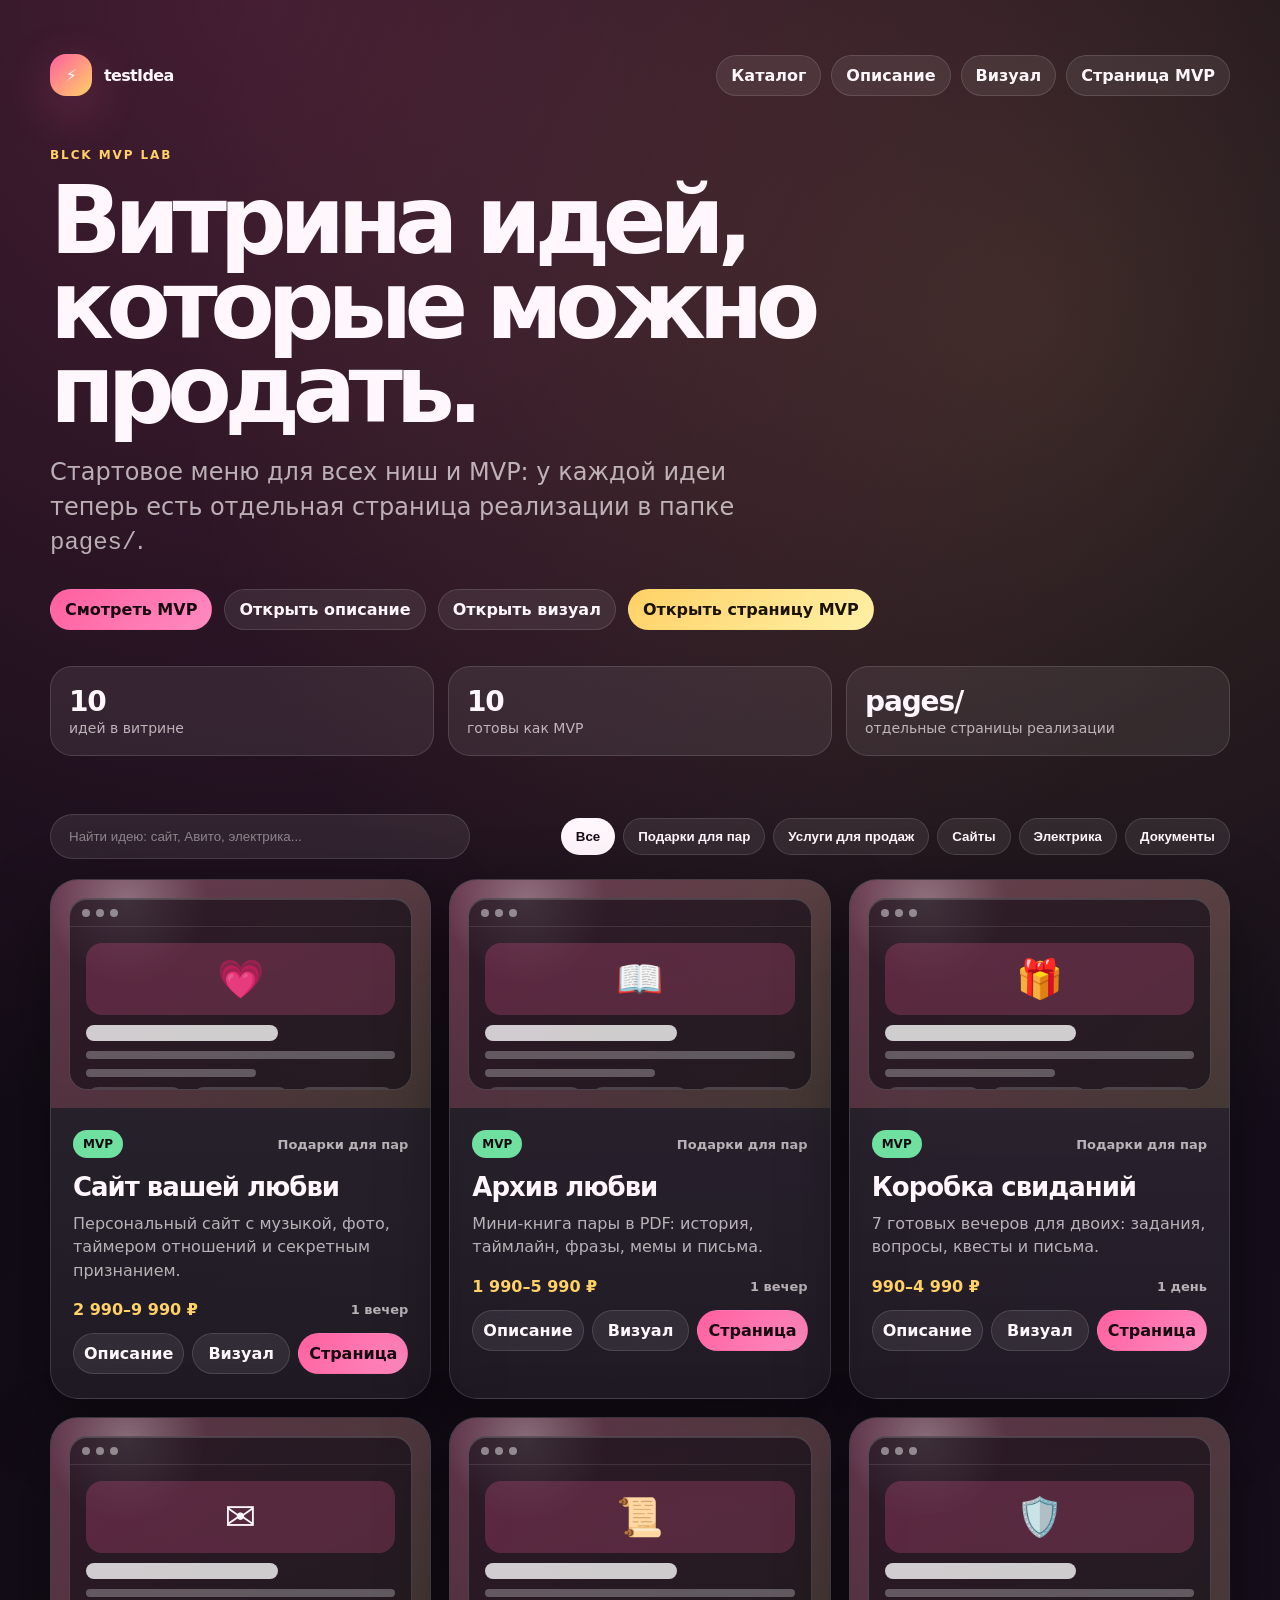
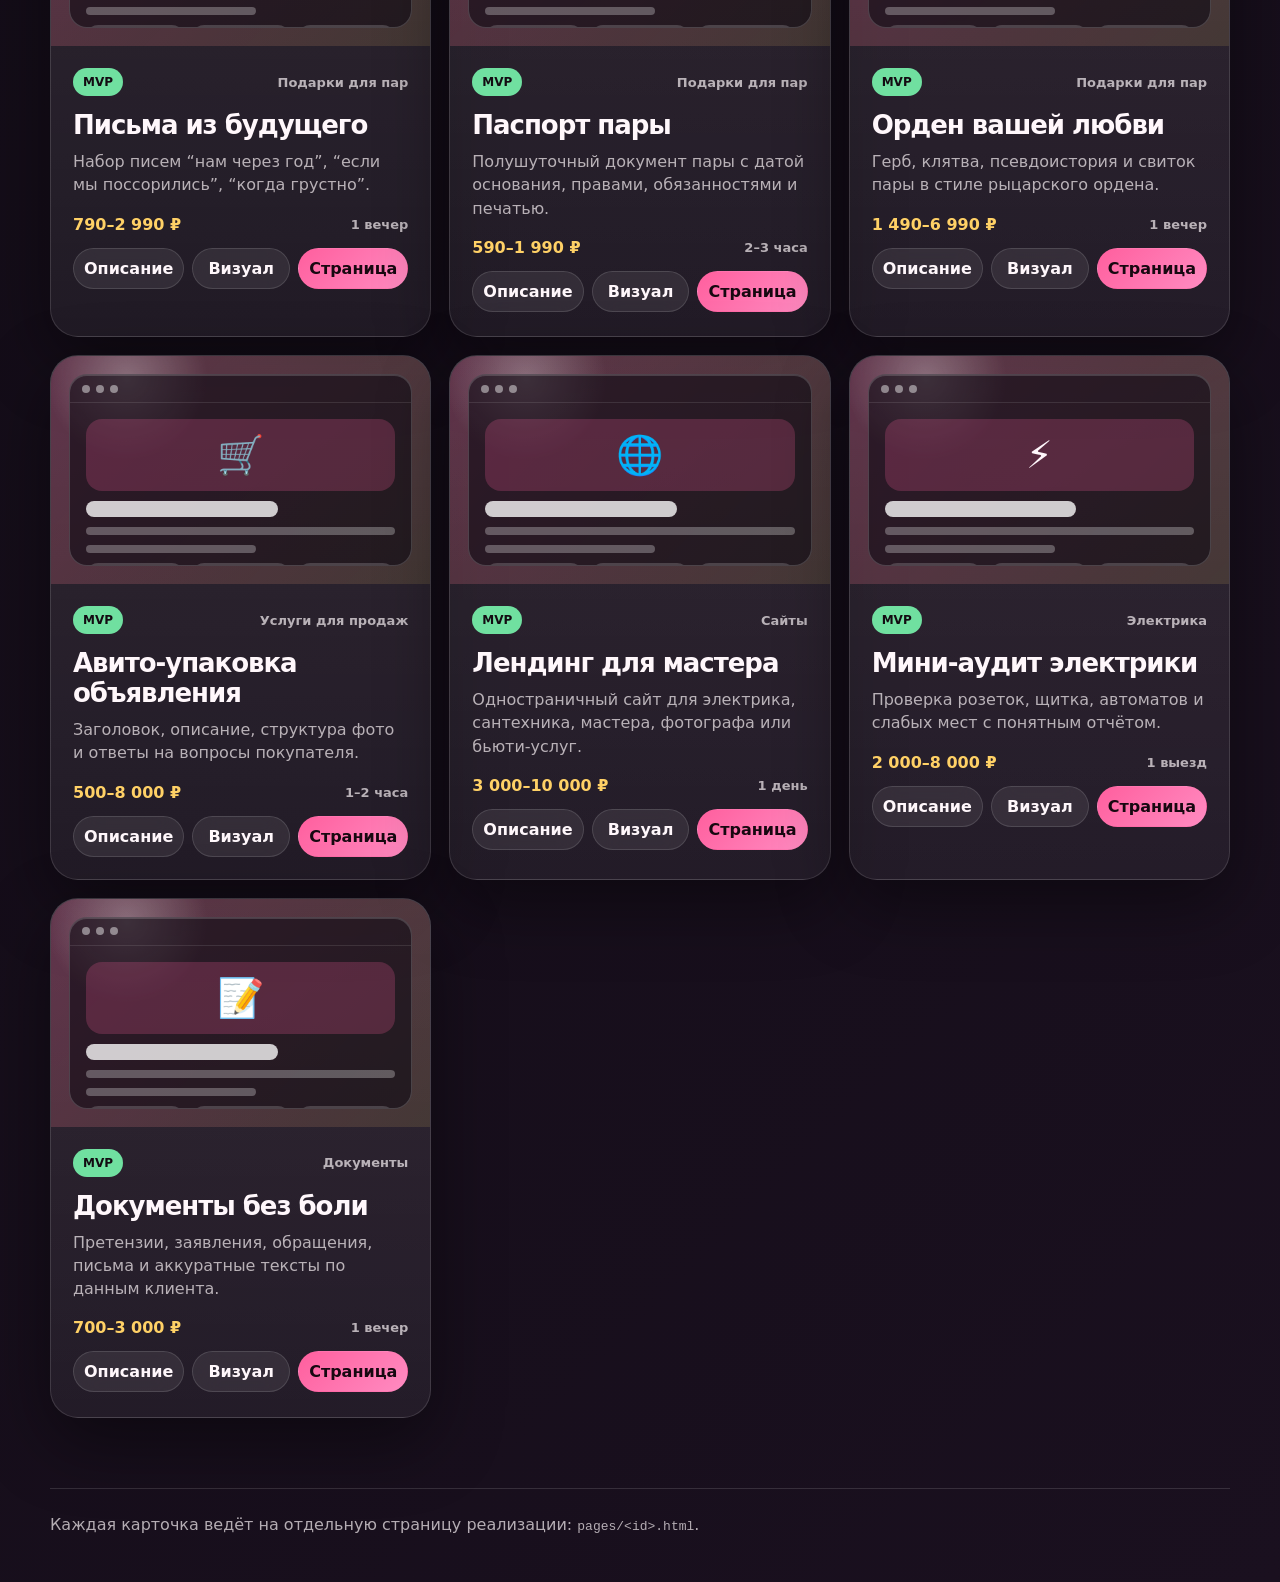
<file: index.html>
<!doctype html>
<html lang="ru">
<head>
  <meta charset="utf-8" />
  <meta name="viewport" content="width=device-width, initial-scale=1" />
  <title>testIdea — витрина MVP</title>
  <meta name="description" content="Каталог MVP-идей: подарки для пар, Авито-услуги, лендинги, электрика и документы." />
  <link rel="stylesheet" href="assets/style.css" />
  <style>
    .card-actions { display: grid; grid-template-columns: repeat(3, 1fr); gap: 8px; width: 100%; }
    .card-actions .btn { width: 100%; padding-left: 10px; padding-right: 10px; }
    @media (max-width: 560px) { .card-actions { grid-template-columns: 1fr; } }
  </style>
</head>
<body>
  <main class="page">
    <section class="hero">
      <nav class="nav">
        <a class="logo" href="index.html" aria-label="testIdea home"><span class="logo-mark">⚡</span><span>testIdea</span></a>
        <div class="nav-links">
          <a href="#catalog">Каталог</a>
          <a href="mvp.html?id=love-site">Описание</a>
          <a href="visual.html?id=love-site">Визуал</a>
          <a href="pages/love-site.html">Страница MVP</a>
        </div>
      </nav>

      <span class="kicker">BLCK MVP LAB</span>
      <h1>Витрина идей, которые можно продать.</h1>
      <p class="lead">Стартовое меню для всех ниш и MVP: у каждой идеи теперь есть отдельная страница реализации в папке <code>pages/</code>.</p>

      <div class="hero-actions">
        <a class="btn primary" href="#catalog">Смотреть MVP</a>
        <a class="btn" href="mvp.html?id=love-site">Открыть описание</a>
        <a class="btn" href="visual.html?id=love-site">Открыть визуал</a>
        <a class="btn gold" href="pages/love-site.html">Открыть страницу MVP</a>
      </div>

      <div class="stats" id="stats">
        <div class="stat"><strong id="stat-count">0</strong><span>идей в витрине</span></div>
        <div class="stat"><strong id="stat-mvp">0</strong><span>готовы как MVP</span></div>
        <div class="stat"><strong>pages/</strong><span>отдельные страницы реализации</span></div>
      </div>
    </section>

    <section id="catalog">
      <div class="toolbar">
        <input class="search" id="search" type="search" placeholder="Найти идею: сайт, Авито, электрика..." />
        <div class="filters" id="filters"></div>
      </div>
      <div class="grid" id="grid"></div>
      <div class="empty" id="empty">Ничего не найдено. Попробуй другой запрос или категорию.</div>
    </section>

    <footer class="footer-note">Каждая карточка ведёт на отдельную страницу реализации: <code>pages/&lt;id&gt;.html</code>.</footer>
  </main>

  <script src="data/ideas.js"></script>
  <script>
    const grid = document.querySelector('#grid');
    const filters = document.querySelector('#filters');
    const search = document.querySelector('#search');
    const empty = document.querySelector('#empty');
    const ideas = window.IDEAS || [];
    let activeCategory = 'Все';
    const categories = ['Все', ...new Set(ideas.map(item => item.category))];
    document.querySelector('#stat-count').textContent = ideas.length;
    document.querySelector('#stat-mvp').textContent = ideas.filter(item => item.status === 'MVP').length;

    function previewIcon(type) {
      const icons = { romantic:'💗', book:'📖', box:'🎁', letters:'✉️', passport:'📜', order:'🛡️', market:'🛒', landing:'🌐', electric:'⚡', docs:'📝' };
      return icons[type] || '✨';
    }
    function pageLink(item) { return `pages/${item.id}.html`; }
    function makePreview(item) {
      return `<div class="preview"><div class="browser"><div class="browser-top"><i></i><i></i><i></i></div><div class="mock"><div class="mock-heart">${previewIcon(item.visual)}</div><div class="mock-title"></div><div class="mock-line"></div><div class="mock-line short"></div><div class="mock-row"><div class="mock-box"></div><div class="mock-box"></div><div class="mock-box"></div></div></div></div></div>`;
    }
    function card(item) {
      return `<article class="card">${makePreview(item)}<div class="card-body"><div class="card-meta"><span class="badge">${item.status}</span><span class="category">${item.category}</span></div><h2>${item.title}</h2><p>${item.tagline}</p><div class="card-footer" style="display:block;"><div style="display:flex; justify-content:space-between; gap:10px; align-items:center; margin-bottom:14px;"><span class="price">${item.price}</span><span class="category">${item.time}</span></div><div class="card-actions"><a class="btn" href="mvp.html?id=${item.id}">Описание</a><a class="btn" href="visual.html?id=${item.id}">Визуал</a><a class="btn primary" href="${pageLink(item)}">Страница</a></div></div></div></article>`;
    }
    function renderFilters() {
      filters.innerHTML = categories.map(cat => `<button class="filter ${cat === activeCategory ? 'active' : ''}" data-category="${cat}">${cat}</button>`).join('');
      filters.querySelectorAll('button').forEach(btn => btn.addEventListener('click', () => { activeCategory = btn.dataset.category; renderFilters(); renderGrid(); }));
    }
    function renderGrid() {
      const query = search.value.trim().toLowerCase();
      const filtered = ideas.filter(item => {
        const byCategory = activeCategory === 'Все' || item.category === activeCategory;
        const text = [item.title, item.category, item.tagline, item.hook, ...(item.includes || [])].join(' ').toLowerCase();
        return byCategory && text.includes(query);
      });
      grid.innerHTML = filtered.map(card).join('');
      empty.style.display = filtered.length ? 'none' : 'block';
    }
    search.addEventListener('input', renderGrid);
    renderFilters();
    renderGrid();
  </script>
</body>
</html>
</file>
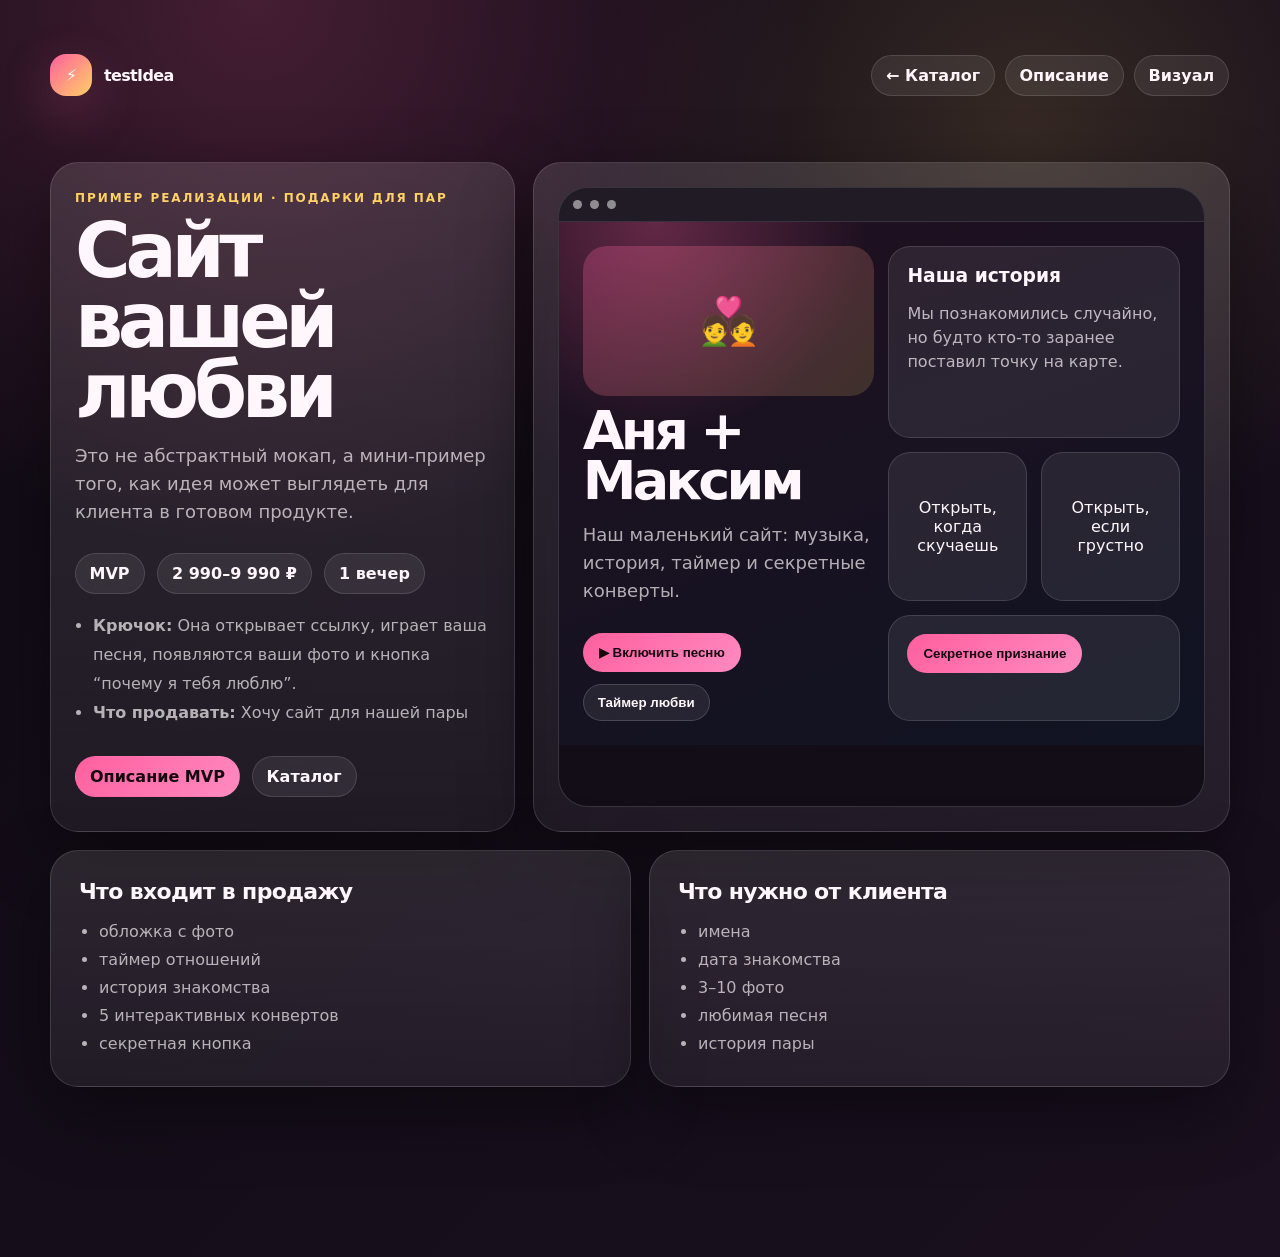
<file: demo.html>
<!doctype html>
<html lang="ru">
<head>
  <meta charset="utf-8" />
  <meta name="viewport" content="width=device-width, initial-scale=1" />
  <title>Пример реализации — testIdea</title>
  <meta name="description" content="Живой пример реализации идеи из каталога testIdea." />
  <link rel="stylesheet" href="assets/style.css" />
  <style>
    .demo-wrap{padding:18px 0 70px}.demo-top{display:grid;grid-template-columns:.8fr 1.2fr;gap:18px;margin-bottom:18px}.demo-card{border:1px solid var(--line);border-radius:var(--radius);background:linear-gradient(180deg,rgba(255,255,255,.12),rgba(255,255,255,.055));box-shadow:var(--shadow);padding:24px;overflow:hidden}.demo-title{font-size:clamp(34px,6vw,76px);line-height:.92;letter-spacing:-.07em;margin:10px 0 16px}.demo-sub{font-size:18px;line-height:1.55;color:var(--muted);margin:0}.demo-stage{min-height:620px;border-radius:30px;border:1px solid rgba(255,255,255,.16);background:#120d17;overflow:hidden}.demo-browser{height:34px;display:flex;align-items:center;gap:8px;padding:0 14px;background:rgba(255,255,255,.06);border-bottom:1px solid rgba(255,255,255,.1)}.demo-dot{width:9px;height:9px;border-radius:50%;background:rgba(255,255,255,.5)}.demo-body{padding:24px}.demo-grid{display:grid;gap:14px}.demo-grid.two{grid-template-columns:repeat(2,1fr)}.demo-grid.three{grid-template-columns:repeat(3,1fr)}.demo-box{border:1px solid rgba(255,255,255,.13);background:rgba(255,255,255,.08);border-radius:22px;padding:18px}.demo-box h3,.demo-box h4{margin:0 0 10px}.demo-box p,.small{color:rgba(255,247,251,.7);line-height:1.5}.mock-photo{min-height:150px;border-radius:24px;background:linear-gradient(135deg,rgba(255,95,158,.28),rgba(255,209,102,.16));display:grid;place-items:center;font-size:46px}.demo-btn{border:0;border-radius:999px;padding:12px 16px;font-weight:900;cursor:pointer;background:linear-gradient(135deg,var(--accent),#ff8bc1);color:#170810}.ghost-btn{border:1px solid rgba(255,255,255,.16);background:rgba(255,255,255,.08);color:var(--text);border-radius:999px;padding:10px 14px;font-weight:800}.doc-paper{background:#fff;color:#17121a;border-radius:18px;padding:26px;box-shadow:0 24px 60px rgba(0,0,0,.34)}.doc-paper h3,.doc-paper h4{color:#17121a}.doc-paper p,.doc-paper li{color:#3d3542}.doc-line{height:9px;background:rgba(0,0,0,.12);border-radius:999px;margin:9px 0}.seal{width:88px;height:88px;border-radius:50%;border:3px double rgba(255,95,158,.85);display:grid;place-items:center;color:#ff5f9e;font-weight:900}.avatar{width:74px;height:74px;border-radius:20px;background:rgba(255,255,255,.12);display:grid;place-items:center;font-size:34px}.price-tag{color:var(--accent-2);font-size:28px;font-weight:900}.side-list{margin:18px 0 0;padding-left:18px;color:var(--muted);line-height:1.8}.envelope{min-height:120px;display:grid;place-items:center;text-align:center;cursor:pointer;transition:.2s}.envelope:hover{transform:translateY(-3px);background:rgba(255,255,255,.13)}.revealed{background:rgba(255,95,158,.15)}.kanban{display:grid;grid-template-columns:repeat(3,1fr);gap:12px}.task{border-radius:16px;background:rgba(255,255,255,.09);padding:12px;margin-top:10px}.check{display:flex;gap:10px;align-items:flex-start;margin:10px 0;color:rgba(255,247,251,.75)}.check input{margin-top:4px}@media(max-width:960px){.demo-top,.demo-grid.two,.demo-grid.three,.kanban{grid-template-columns:1fr}.demo-stage{min-height:auto}}
  </style>
</head>
<body>
  <main class="page">
    <section class="hero">
      <nav class="nav">
        <a class="logo" href="index.html"><span class="logo-mark">⚡</span><span>testIdea</span></a>
        <div class="nav-links"><a href="index.html#catalog">← Каталог</a><a id="mvp-link" href="mvp.html">Описание</a><a id="visual-link" href="visual.html">Визуал</a></div>
      </nav>
      <div id="root"></div>
    </section>
  </main>

  <script src="data/ideas.js"></script>
  <script>
    const params=new URLSearchParams(location.search);const id=params.get('id')||'love-site';const ideas=window.IDEAS||[];const item=ideas.find(x=>x.id===id)||ideas[0];
    document.querySelector('#mvp-link').href=`mvp.html?id=${item.id}`;document.querySelector('#visual-link').href=`visual.html?id=${item.id}`;document.title=`${item.title} — пример реализации`;
    const root=document.querySelector('#root');
    const chip=t=>`<span class="chip">${t}</span>`;
    const list=a=>(a||[]).slice(0,5).map(x=>`<li>${x}</li>`).join('');

    function loveSite(){return `<div class="demo-stage"><div class="demo-browser"><span class="demo-dot"></span><span class="demo-dot"></span><span class="demo-dot"></span></div><div class="demo-body" style="background:radial-gradient(circle at 15% 0%,rgba(255,95,158,.3),transparent 28%),linear-gradient(160deg,#201020,#101422)"><div class="demo-grid two"><div><div class="mock-photo">💑</div><h2 class="demo-title" style="font-size:54px">Аня + Максим</h2><p class="demo-sub">Наш маленький сайт: музыка, история, таймер и секретные конверты.</p><div class="hero-actions"><button class="demo-btn" onclick="alert('Играет ваша песня 🎵')">▶ Включить песню</button><button class="ghost-btn" onclick="alert('Вы вместе 486 дней 💗')">Таймер любви</button></div></div><div class="demo-grid"><div class="demo-box"><h3>Наша история</h3><p>Мы познакомились случайно, но будто кто-то заранее поставил точку на карте.</p></div><div class="demo-grid two"><div class="demo-box envelope" onclick="this.classList.toggle('revealed');this.innerHTML='Я люблю, как ты смеёшься даже в самый странный день 💗'">Открыть, когда скучаешь</div><div class="demo-box envelope" onclick="this.classList.toggle('revealed');this.innerHTML='Я выбираю тебя не потому что легко, а потому что настоящее.'">Открыть, если грустно</div></div><div class="demo-box"><button class="demo-btn" onclick="alert('Секрет: ты мой дом.')">Секретное признание</button></div></div></div></div></div>`}
    function archive(){return `<div class="demo-stage"><div class="demo-browser"><span class="demo-dot"></span><span class="demo-dot"></span><span class="demo-dot"></span></div><div class="demo-body"><div class="demo-grid two"><div class="doc-paper"><h3>Архив любви</h3><p>Глава 1. Как всё началось</p><div class="doc-line" style="width:90%"></div><div class="doc-line" style="width:74%"></div><div class="mock-photo">📷</div></div><div class="doc-paper"><h3>Таймлайн</h3><ul><li>Первое сообщение</li><li>Первое свидание</li><li>Самая смешная ссора</li><li>Наша фраза года</li></ul><h4>10 причин, почему мы не случайность</h4><div class="doc-line"></div><div class="doc-line" style="width:70%"></div></div></div></div></div>`}
    function dateBox(){return `<div class="demo-stage"><div class="demo-browser"><span class="demo-dot"></span><span class="demo-dot"></span><span class="demo-dot"></span></div><div class="demo-body"><h2 class="demo-title" style="font-size:48px">7 вечеров для двоих</h2><div class="demo-grid three">${['Кино без телефонов','Кулинарный батл','Квест по квартире','Письмо в будущее','Вечер вопросов','Свидание вслепую'].map(x=>`<div class="demo-box envelope" onclick="this.classList.toggle('revealed')"><h4>${x}</h4><p>Открыть карточку и выполнить сценарий вечера.</p></div>`).join('')}</div></div></div>`}
    function letters(){return `<div class="demo-stage"><div class="demo-browser"><span class="demo-dot"></span><span class="demo-dot"></span><span class="demo-dot"></span></div><div class="demo-body"><h2 class="demo-title" style="font-size:48px">Письма из будущего</h2><div class="demo-grid two">${['Нам через 1 год','Если мы поссорились','Когда тебе грустно','Почему я выбираю тебя'].map((x,i)=>`<div class="demo-box envelope" onclick="this.classList.add('revealed');this.innerHTML='<h4>${x}</h4><p>Даже если день сложный, я всё равно на твоей стороне. Это письмо создано, чтобы вернуть тепло.</p>'"><h4>✉️ ${x}</h4><p>Нажми, чтобы открыть письмо.</p></div>`).join('')}</div></div></div>`}
    function passport(){return `<div class="demo-stage"><div class="demo-browser"><span class="demo-dot"></span><span class="demo-dot"></span><span class="demo-dot"></span></div><div class="demo-body"><div class="doc-paper"><div style="display:flex;justify-content:space-between;gap:18px"><div><h3>ПАСПОРТ ПАРЫ</h3><p>Серия LOVE № 0001</p></div><div class="seal">LOVE</div></div><hr><p><b>Граждане отношений:</b> Аня и Максим</p><p><b>Дата основания:</b> 14.02.2026</p><p><b>Особые приметы:</b> шутят одинаково странно, мирятся через чай, спорят о фильмах.</p><p><b>Права:</b> обнимать без предупреждения, воровать худи, включать любимую песню.</p><p><b>Обязанности:</b> беречь, слышать, выбирать друг друга.</p></div></div></div>`}
    function order(){return `<div class="demo-stage"><div class="demo-browser"><span class="demo-dot"></span><span class="demo-dot"></span><span class="demo-dot"></span></div><div class="demo-body" style="background:linear-gradient(160deg,#20170e,#15101c)"><div class="doc-paper" style="background:#f7ead0"><div style="text-align:center"><div style="font-size:78px">🛡️</div><h3>Орден Двух Сердец</h3><p>Свиток основания личного союза</p></div><p>В день, когда два пути пересеклись, был основан малый орден верности, смеха и памяти.</p><p><b>Клятва:</b> создавать, защищать и оставаться людьми даже в трудные дни.</p></div></div></div>`}
    function avito(){return `<div class="demo-stage"><div class="demo-browser"><span class="demo-dot"></span><span class="demo-dot"></span><span class="demo-dot"></span></div><div class="demo-body"><div class="demo-grid two"><div class="mock-photo">📦</div><div><h2>iPhone 12 128GB — аккуратный, полный комплект</h2><div class="price-tag">24 900 ₽</div><p class="small">Упакованное объявление: понятный заголовок, честное состояние, структура фото и ответы на вопросы.</p><div class="demo-box"><h4>Почему стоит купить</h4><ul><li>Без скрытых дефектов</li><li>Фото всех сторон</li><li>Готов к проверке при встрече</li></ul></div></div></div></div></div>`}
    function landing(){return `<div class="demo-stage"><div class="demo-browser"><span class="demo-dot"></span><span class="demo-dot"></span><span class="demo-dot"></span></div><div class="demo-body"><section class="demo-box"><h2 class="demo-title" style="font-size:52px">Электрик в Твери за 1 день</h2><p class="demo-sub">Розетки, свет, щиток, диагностика. Приеду, объясню, сделаю аккуратно.</p><button class="demo-btn">Написать мастеру</button></section><div class="demo-grid three"><div class="demo-box"><h4>Услуги</h4><p>Замена розеток, автоматов, светильников</p></div><div class="demo-box"><h4>Цены</h4><p>от 900 ₽</p></div><div class="demo-box"><h4>Отзывы</h4><p>“Быстро и без лишних слов”</p></div></div></div></div>`}
    function electric(){return `<div class="demo-stage"><div class="demo-browser"><span class="demo-dot"></span><span class="demo-dot"></span><span class="demo-dot"></span></div><div class="demo-body"><div class="doc-paper"><h3>Отчёт мини-аудита электрики</h3><p><b>Объект:</b> квартира, 2 комнаты</p><ul><li>Щиток: требуется маркировка линий</li><li>Розетка кухни: есть нагрев под нагрузкой</li><li>Ванная: проверить УЗО</li></ul><h4>Приоритет работ</h4><ol><li>Заменить проблемную розетку</li><li>Подписать автоматы</li><li>Проверить защиту ванной</li></ol></div></div></div>`}
    function docs(){return `<div class="demo-stage"><div class="demo-browser"><span class="demo-dot"></span><span class="demo-dot"></span><span class="demo-dot"></span></div><div class="demo-body"><div class="doc-paper"><p style="text-align:right">Кому: Управляющей компании<br>От: Иванова И.И.</p><h3>Заявление</h3><p>Прошу провести проверку и устранить неисправность, связанную с регулярным отключением электропитания в квартире.</p><p><b>Обстоятельства:</b> проблема повторяется с 10.06.2026, зафиксированы обращения и фотографии.</p><p><b>Прошу:</b> провести осмотр, составить акт и сообщить срок устранения.</p><p>Приложения: фото, переписка, квитанции.</p></div></div></div>`}
    const renderers={
      'love-site':loveSite,'love-archive':archive,'date-box':dateBox,'future-letters':letters,'couple-passport':passport,'love-order':order,'avito-pack':avito,'master-landing':landing,'electrician-audit':electric,'document-helper':docs
    };
    const demo=(renderers[item.id]||loveSite)();
    root.innerHTML=`<div class="demo-wrap"><div class="demo-top"><div class="demo-card"><span class="kicker">Пример реализации · ${item.category}</span><h1 class="demo-title">${item.title}</h1><p class="demo-sub">Это не абстрактный мокап, а мини-пример того, как идея может выглядеть для клиента в готовом продукте.</p><div class="hero-actions">${chip(item.status)}${chip(item.price)}${chip(item.time)}</div><ul class="side-list"><li><b>Крючок:</b> ${item.hook}</li><li><b>Что продавать:</b> ${item.cta}</li></ul><div class="hero-actions"><a class="btn primary" href="mvp.html?id=${item.id}">Описание MVP</a><a class="btn" href="index.html#catalog">Каталог</a></div></div><div class="demo-card">${demo}</div></div><section class="sections"><article class="panel section"><h3>Что входит в продажу</h3><ul>${list(item.includes)}</ul></article><article class="panel section"><h3>Что нужно от клиента</h3><ul>${list(item.clientData)}</ul></article></section></div>`;
  </script>
</body>
</html>
</file>
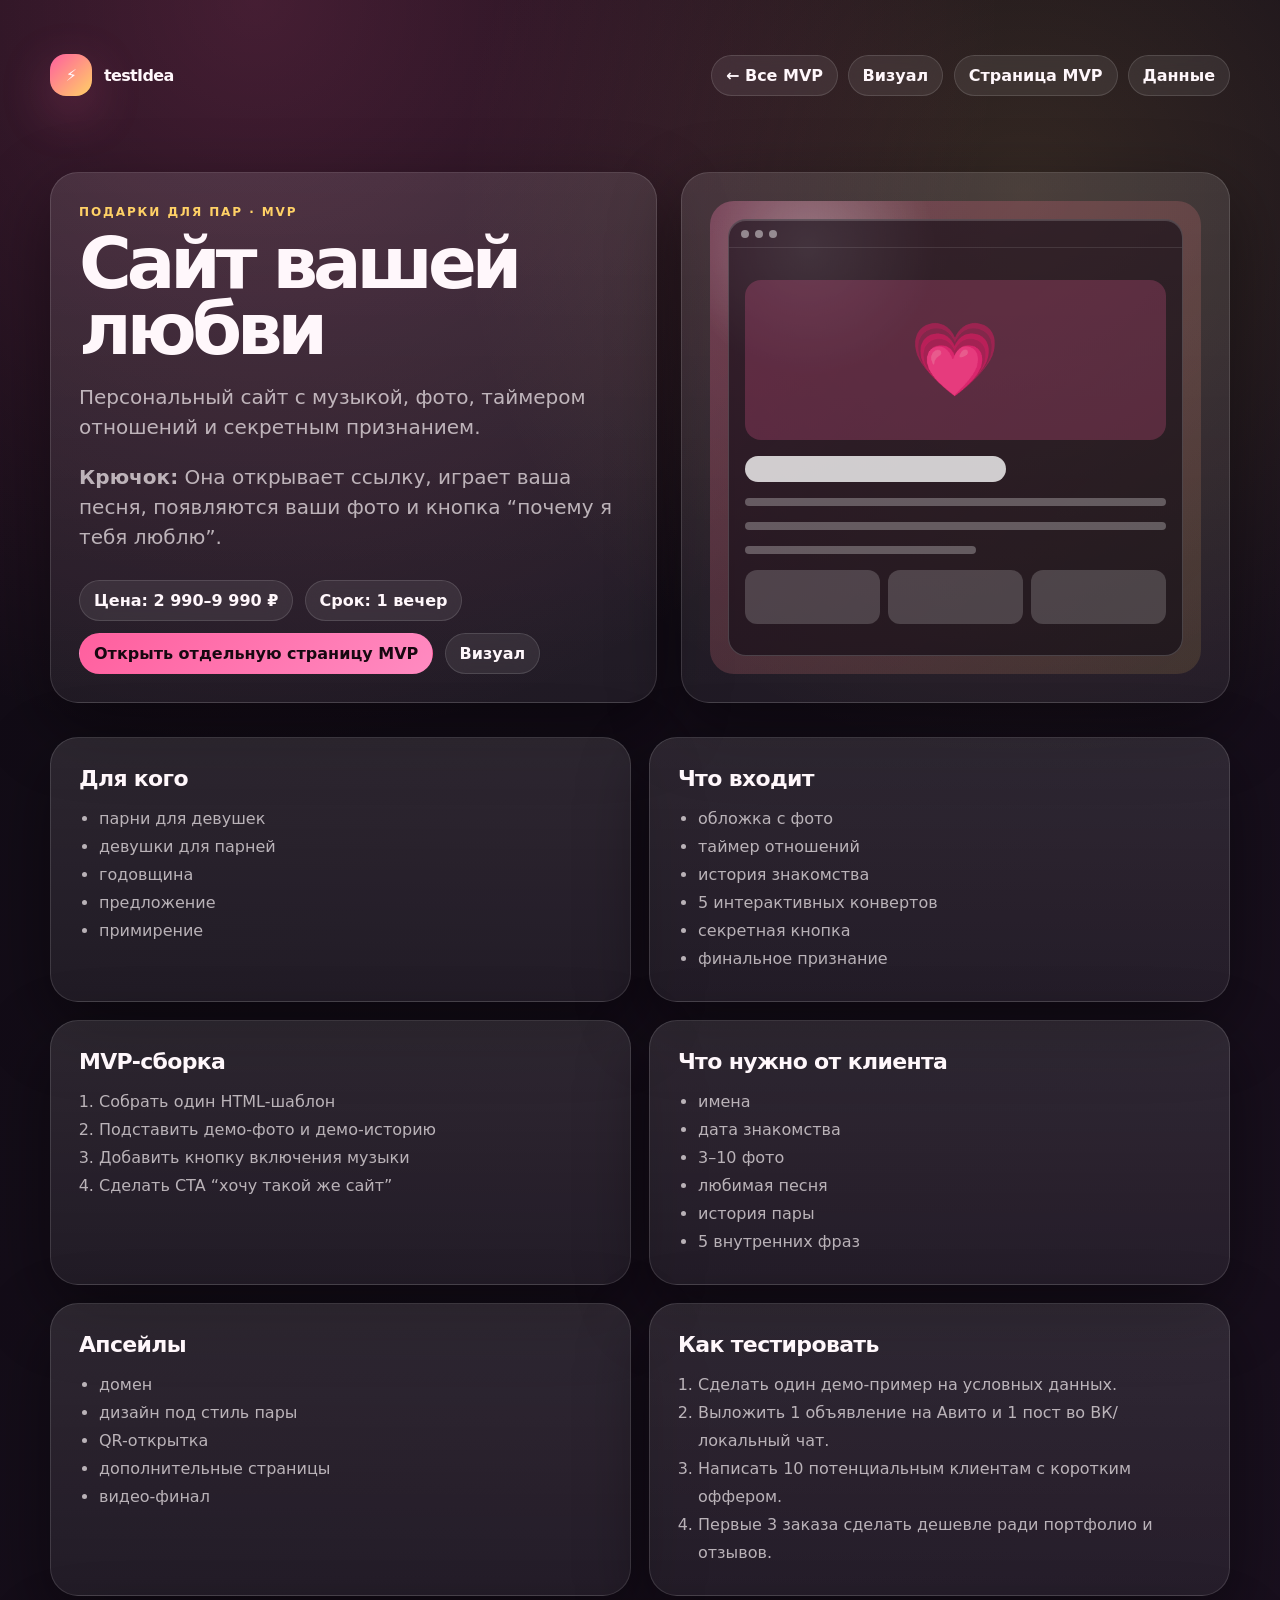
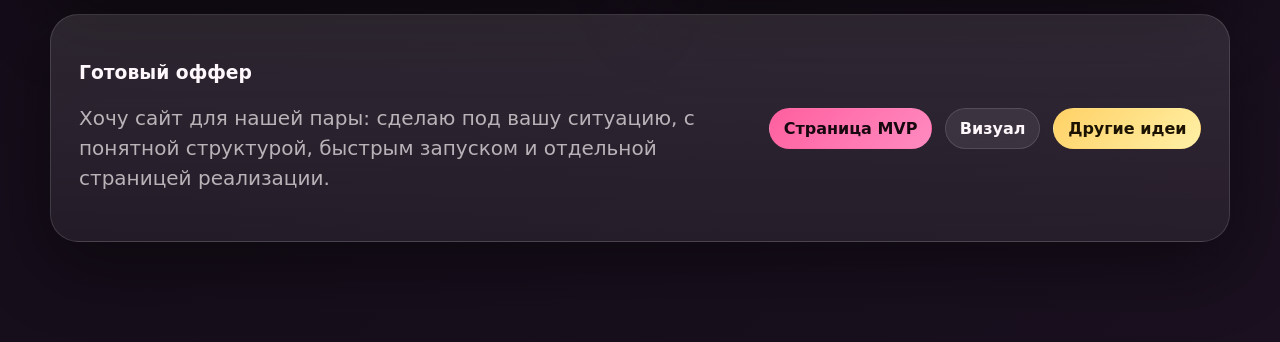
<file: mvp.html>
<!doctype html>
<html lang="ru">
<head>
  <meta charset="utf-8" />
  <meta name="viewport" content="width=device-width, initial-scale=1" />
  <title>MVP — testIdea</title>
  <meta name="description" content="Страница MVP-идеи из каталога testIdea." />
  <link rel="stylesheet" href="assets/style.css" />
</head>
<body>
  <main class="page">
    <section class="hero">
      <nav class="nav">
        <a class="logo" href="index.html"><span class="logo-mark">⚡</span><span>testIdea</span></a>
        <div class="nav-links">
          <a href="index.html#catalog">← Все MVP</a>
          <a id="visual-link-top" href="visual.html">Визуал</a>
          <a id="page-link-top" href="pages/love-site.html">Страница MVP</a>
          <a href="data/ideas.js">Данные</a>
        </div>
      </nav>
      <div id="mvp-root"></div>
    </section>
  </main>

  <script src="data/ideas.js"></script>
  <script>
    const params = new URLSearchParams(location.search);
    const id = params.get('id') || 'love-site';
    const ideas = window.IDEAS || [];
    const item = ideas.find(idea => idea.id === id) || ideas[0];
    const root = document.querySelector('#mvp-root');
    const pageLink = `pages/${item.id}.html`;
    document.querySelector('#visual-link-top').href = `visual.html?id=${item.id}`;
    document.querySelector('#page-link-top').href = pageLink;

    function list(items, ordered = false) { const tag = ordered ? 'ol' : 'ul'; return `<${tag}>${(items || []).map(text => `<li>${text}</li>`).join('')}</${tag}>`; }
    function previewIcon(type) { const icons = { romantic:'💗', book:'📖', box:'🎁', letters:'✉️', passport:'📜', order:'🛡️', market:'🛒', landing:'🌐', electric:'⚡', docs:'📝' }; return icons[type] || '✨'; }
    function makePreview(item) { return `<div class="preview" style="height: 100%; min-height: 420px; border-radius: 24px;"><div class="browser"><div class="browser-top"><i></i><i></i><i></i></div><div class="mock" style="align-content: center; gap: 16px;"><div class="mock-heart" style="font-size: 72px; min-height: 160px;">${previewIcon(item.visual)}</div><div class="mock-title" style="height: 26px;"></div><div class="mock-line"></div><div class="mock-line"></div><div class="mock-line short"></div><div class="mock-row"><div class="mock-box"></div><div class="mock-box"></div><div class="mock-box"></div></div></div></div></div>`; }

    function render(item) {
      document.title = `${item.title} — MVP testIdea`;
      root.innerHTML = `
        <div class="detail-hero">
          <div class="panel">
            <span class="kicker">${item.category} · ${item.status}</span>
            <h1 class="detail-title">${item.title}</h1>
            <p class="detail-text">${item.tagline}</p>
            <p class="detail-text"><strong>Крючок:</strong> ${item.hook}</p>
            <div class="hero-actions">
              <span class="chip">Цена: ${item.price}</span>
              <span class="chip">Срок: ${item.time}</span>
              <a class="btn primary" href="${pageLink}">Открыть отдельную страницу MVP</a>
              <a class="btn" href="visual.html?id=${item.id}">Визуал</a>
            </div>
          </div>
          <div class="panel" aria-label="preview">${makePreview(item)}</div>
        </div>
        <section class="sections">
          <article class="panel section"><h3>Для кого</h3>${list(item.audience)}</article>
          <article class="panel section"><h3>Что входит</h3>${list(item.includes)}</article>
          <article class="panel section"><h3>MVP-сборка</h3>${list(item.mvp, true)}</article>
          <article class="panel section"><h3>Что нужно от клиента</h3>${list(item.clientData)}</article>
          <article class="panel section"><h3>Апсейлы</h3>${list(item.upsell)}</article>
          <article class="panel section"><h3>Как тестировать</h3>${list(['Сделать один демо-пример на условных данных.','Выложить 1 объявление на Авито и 1 пост во ВК/локальный чат.','Написать 10 потенциальным клиентам с коротким оффером.','Первые 3 заказа сделать дешевле ради портфолио и отзывов.'], true)}</article>
          <article class="panel offer" id="offer"><div><h3>Готовый оффер</h3><p class="detail-text">${item.cta}: сделаю под вашу ситуацию, с понятной структурой, быстрым запуском и отдельной страницей реализации.</p></div><div style="display:flex; gap:12px; flex-wrap:wrap; justify-content:flex-end;"><a class="btn primary" href="${pageLink}">Страница MVP</a><a class="btn" href="visual.html?id=${item.id}">Визуал</a><a class="btn gold" href="index.html#catalog">Другие идеи</a></div></article>
        </section>`;
    }
    render(item);
  </script>
</body>
</html>
</file>
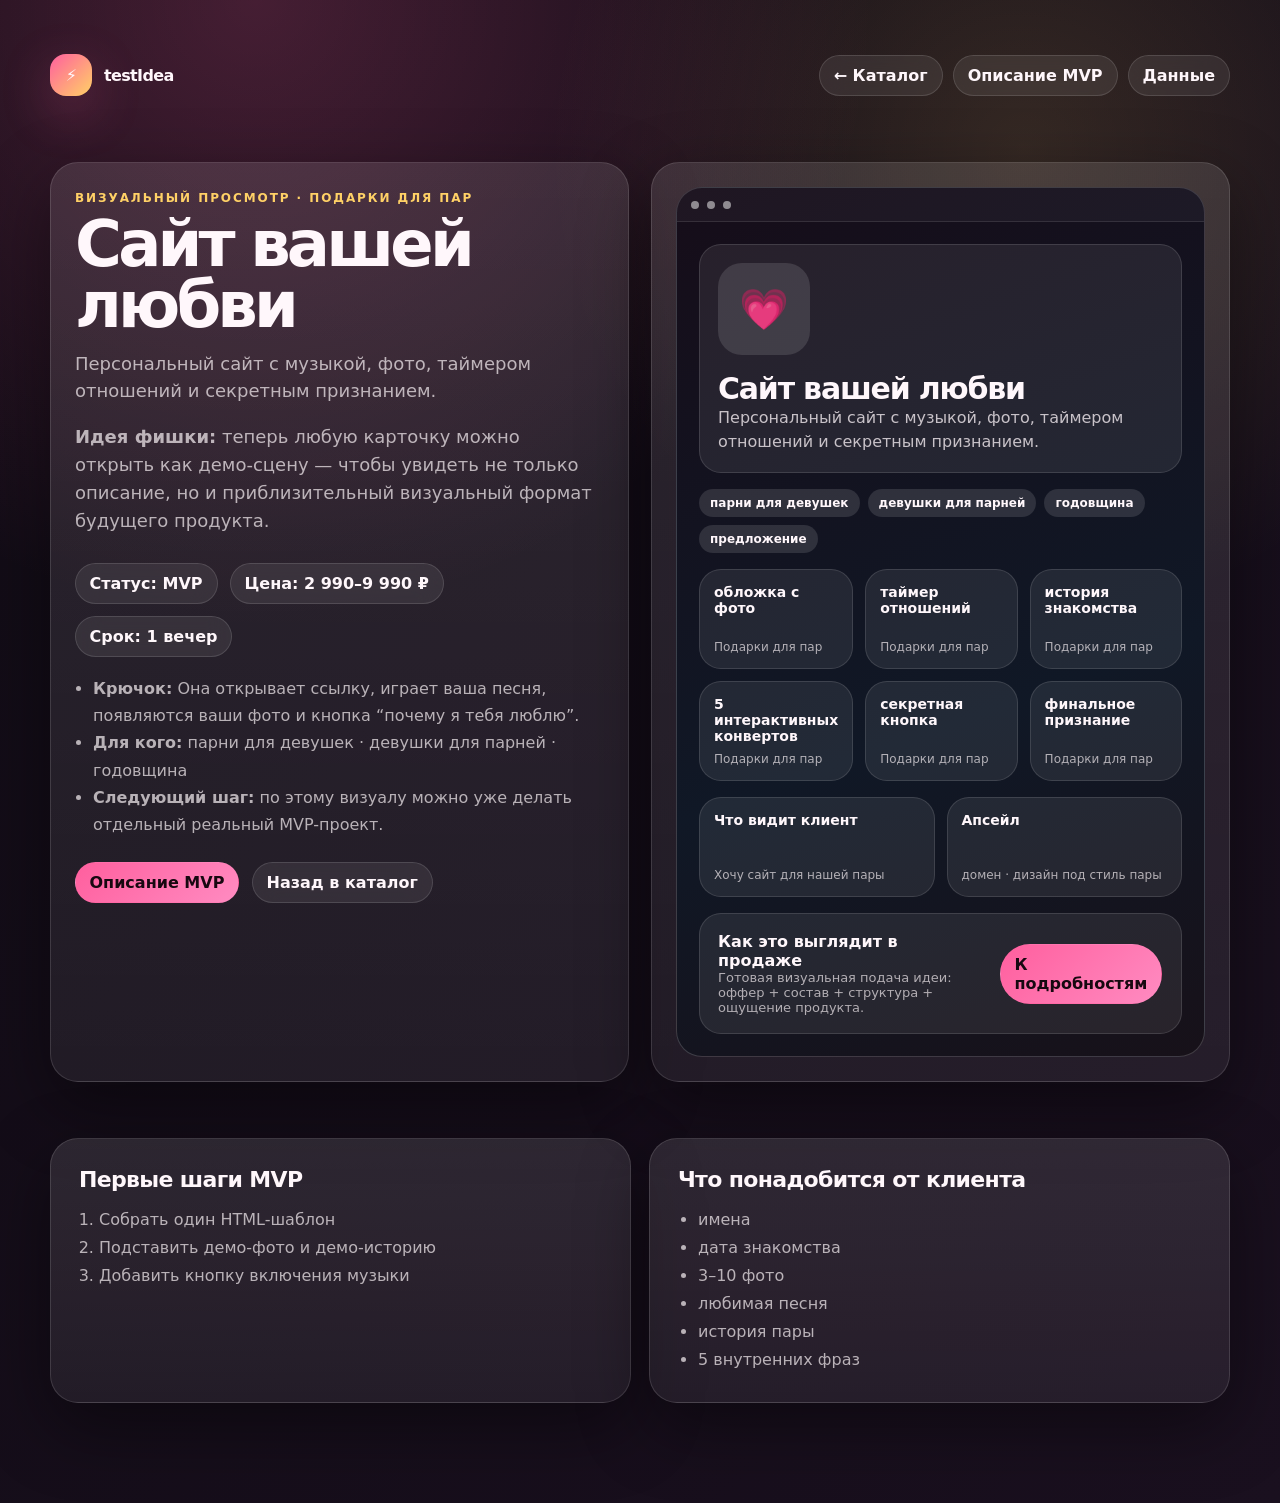
<file: visual.html>
<!doctype html>
<html lang="ru">
<head>
  <meta charset="utf-8" />
  <meta name="viewport" content="width=device-width, initial-scale=1" />
  <title>Визуальный просмотр — testIdea</title>
  <meta name="description" content="Визуальный просмотр любой идеи из каталога testIdea." />
  <link rel="stylesheet" href="assets/style.css" />
  <style>
    .visual-layout { display:grid; grid-template-columns: 1fr 1fr; gap:22px; padding: 18px 0 56px; }
    .panelx { border:1px solid var(--line); background:linear-gradient(180deg, rgba(255,255,255,.11), rgba(255,255,255,.06)); border-radius:var(--radius); box-shadow:var(--shadow); padding:24px; }
    .visual-title { margin:8px 0 14px; font-size:clamp(34px,5vw,68px); line-height:.95; letter-spacing:-.06em; }
    .visual-sub { color:var(--muted); font-size:18px; line-height:1.55; margin:0 0 18px; }
    .mini-list { margin:18px 0 0; padding-left:18px; color:var(--muted); line-height:1.7; }
    .scene { min-height:560px; border-radius:26px; border:1px solid rgba(255,255,255,.18); overflow:hidden; background: linear-gradient(160deg, #160d19, #101826 60%, #171119); }
    .topbar { display:flex; align-items:center; gap:8px; height:34px; padding:0 14px; border-bottom:1px solid rgba(255,255,255,.10); background:rgba(255,255,255,.04); }
    .dot { width:8px; height:8px; border-radius:50%; background:rgba(255,255,255,.5); }
    .bodyx { padding:22px; display:grid; gap:16px; }
    .hero-card, .slot, .cta-box { border:1px solid rgba(255,255,255,.12); border-radius:22px; background:rgba(255,255,255,.08); }
    .hero-card { padding:18px; }
    .hero-row { display:flex; gap:16px; align-items:center; flex-wrap:wrap; }
    .big-icon { width:92px; height:92px; border-radius:24px; display:grid; place-items:center; font-size:40px; background:rgba(255,255,255,.12); }
    .scene-title { margin:0; font-size:30px; letter-spacing:-.04em; }
    .scene-text { margin:0; color:rgba(255,247,251,.75); line-height:1.5; }
    .micro-row { display:flex; gap:8px; flex-wrap:wrap; }
    .micro { padding:7px 11px; border-radius:999px; background:rgba(255,255,255,.12); font-size:12px; font-weight:700; }
    .grid2, .grid3 { display:grid; gap:12px; }
    .grid2 { grid-template-columns:repeat(2,1fr); }
    .grid3 { grid-template-columns:repeat(3,1fr); }
    .slot { padding:14px; min-height:100px; display:flex; flex-direction:column; justify-content:space-between; }
    .slot strong { font-size:14px; }
    .slot span { font-size:12px; color:rgba(255,247,251,.66); }
    .cta-box { padding:18px; display:flex; justify-content:space-between; align-items:center; gap:14px; }
    .note { font-size:13px; color:rgba(255,247,251,.65); }
    @media (max-width:960px) { .visual-layout, .grid2, .grid3 { grid-template-columns:1fr; } .cta-box { flex-direction:column; align-items:stretch; } }
  </style>
</head>
<body>
  <main class="page">
    <section class="hero">
      <nav class="nav">
        <a class="logo" href="index.html"><span class="logo-mark">⚡</span><span>testIdea</span></a>
        <div class="nav-links">
          <a href="index.html#catalog">← Каталог</a>
          <a id="mvp-link" href="mvp.html">Описание MVP</a>
          <a href="data/ideas.js">Данные</a>
        </div>
      </nav>
      <div id="visual-root"></div>
    </section>
  </main>

  <script src="data/ideas.js"></script>
  <script>
    const params = new URLSearchParams(location.search);
    const id = params.get('id') || 'love-site';
    const ideas = window.IDEAS || [];
    const item = ideas.find(idea => idea.id === id) || ideas[0];
    const root = document.querySelector('#visual-root');
    document.querySelector('#mvp-link').href = `mvp.html?id=${item.id}`;

    const icons = { romantic:'💗', book:'📖', box:'🎁', letters:'✉️', passport:'📜', order:'🛡️', market:'🛒', landing:'🌐', electric:'⚡', docs:'📝' };
    const icon = icons[item.visual] || '✨';
    const show = (arr, count) => (arr || []).slice(0, count);
    const slots = show(item.includes, 6).map(text => `<div class="slot"><strong>${text}</strong><span>${item.category}</span></div>`).join('');
    const chips = show(item.audience, 4).map(text => `<span class="micro">${text}</span>`).join('');
    const mvpSteps = show(item.mvp, 3).map(text => `<li>${text}</li>`).join('');

    document.title = `${item.title} — визуальный просмотр`;
    root.innerHTML = `
      <div class="visual-layout">
        <div class="panelx">
          <span class="kicker">Визуальный просмотр · ${item.category}</span>
          <h1 class="visual-title">${item.title}</h1>
          <p class="visual-sub">${item.tagline}</p>
          <p class="visual-sub"><strong>Идея фишки:</strong> теперь любую карточку можно открыть как демо-сцену — чтобы увидеть не только описание, но и приблизительный визуальный формат будущего продукта.</p>
          <div class="hero-actions">
            <span class="chip">Статус: ${item.status}</span>
            <span class="chip">Цена: ${item.price}</span>
            <span class="chip">Срок: ${item.time}</span>
          </div>
          <ul class="mini-list">
            <li><strong>Крючок:</strong> ${item.hook}</li>
            <li><strong>Для кого:</strong> ${show(item.audience, 3).join(' · ')}</li>
            <li><strong>Следующий шаг:</strong> по этому визуалу можно уже делать отдельный реальный MVP-проект.</li>
          </ul>
          <div class="hero-actions" style="margin-top:24px;">
            <a class="btn primary" href="mvp.html?id=${item.id}">Описание MVP</a>
            <a class="btn" href="index.html#catalog">Назад в каталог</a>
          </div>
        </div>
        <div class="panelx">
          <div class="scene">
            <div class="topbar"><span class="dot"></span><span class="dot"></span><span class="dot"></span></div>
            <div class="bodyx">
              <div class="hero-card">
                <div class="hero-row">
                  <div class="big-icon">${icon}</div>
                  <div>
                    <h3 class="scene-title">${item.title}</h3>
                    <p class="scene-text">${item.tagline}</p>
                  </div>
                </div>
              </div>
              <div class="micro-row">${chips}</div>
              <div class="grid3">${slots}</div>
              <div class="grid2">
                <div class="slot"><strong>Что видит клиент</strong><span>${item.cta}</span></div>
                <div class="slot"><strong>Апсейл</strong><span>${show(item.upsell, 2).join(' · ')}</span></div>
              </div>
              <div class="cta-box">
                <div>
                  <strong>Как это выглядит в продаже</strong>
                  <div class="note">Готовая визуальная подача идеи: оффер + состав + структура + ощущение продукта.</div>
                </div>
                <a class="btn primary" href="mvp.html?id=${item.id}">К подробностям</a>
              </div>
            </div>
          </div>
        </div>
      </div>
      <section class="sections" style="padding-bottom:70px;">
        <article class="panel section">
          <h3>Первые шаги MVP</h3>
          <ol>${mvpSteps}</ol>
        </article>
        <article class="panel section">
          <h3>Что понадобится от клиента</h3>
          <ul>${show(item.clientData, 6).map(text => `<li>${text}</li>`).join('')}</ul>
        </article>
      </section>
    `;
  </script>
</body>
</html>
</file>
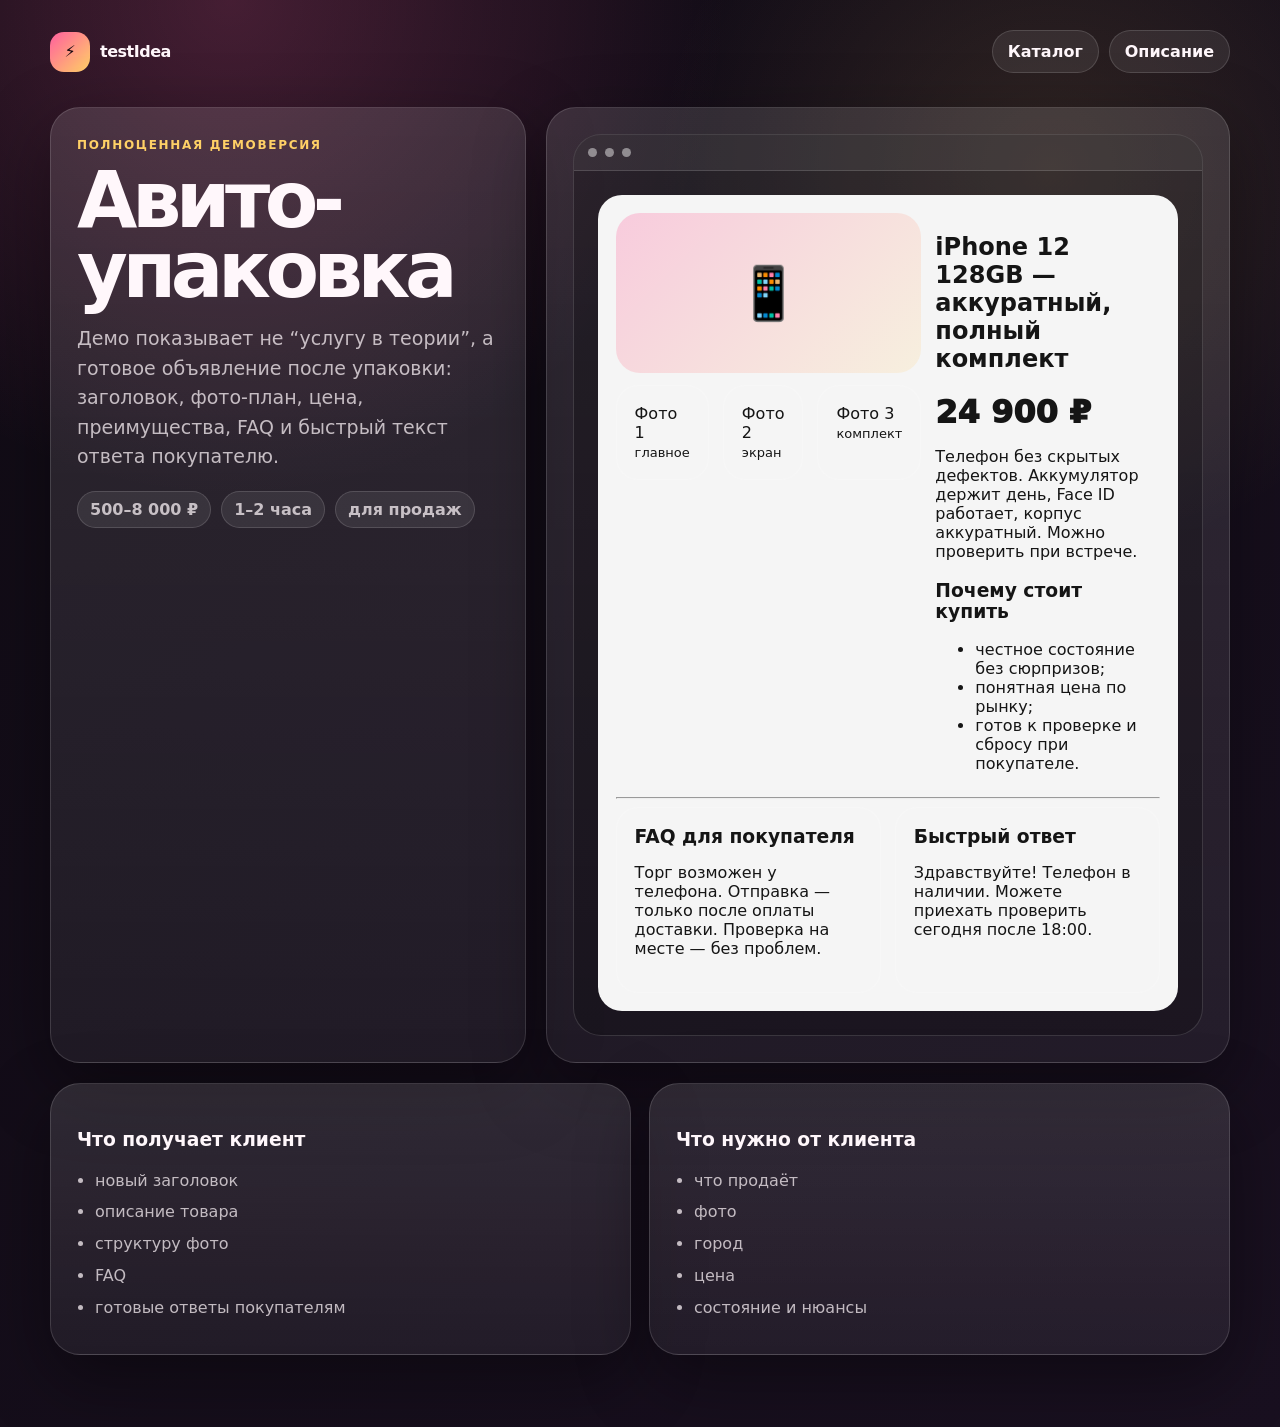
<file: pages/avito-pack.html>
<!doctype html><html lang="ru"><head><meta charset="utf-8"><meta name="viewport" content="width=device-width,initial-scale=1"><title>Демо: Авито-упаковка объявления</title><link rel="stylesheet" href="../assets/project-page.css"></head><body><main class="wrap"><nav class="nav"><a class="brand" href="../index.html"><span>⚡</span><b>testIdea</b></a><div class="navlinks"><a class="btn" href="../index.html#catalog">Каталог</a><a class="btn" href="../mvp.html?id=avito-pack">Описание</a></div></nav><section class="hero"><div class="panel"><span class="kicker">полноценная демоверсия</span><h1 class="title">Авито-упаковка</h1><p class="lead">Демо показывает не “услугу в теории”, а готовое объявление после упаковки: заголовок, фото-план, цена, преимущества, FAQ и быстрый текст ответа покупателю.</p><div class="chips"><span class="chip">500–8 000 ₽</span><span class="chip">1–2 часа</span><span class="chip">для продаж</span></div></div><div class="panel"><div class="stage"><div class="bar"><i class="dot"></i><i class="dot"></i><i class="dot"></i></div><div class="inside"><div class="ad"><div class="grid two"><div><div class="photo">📱</div><div class="grid three" style="margin-top:12px"><div class="card">Фото 1<br><span class="mini">главное</span></div><div class="card">Фото 2<br><span class="mini">экран</span></div><div class="card">Фото 3<br><span class="mini">комплект</span></div></div></div><div><h2>iPhone 12 128GB — аккуратный, полный комплект</h2><div class="price">24 900 ₽</div><p>Телефон без скрытых дефектов. Аккумулятор держит день, Face ID работает, корпус аккуратный. Можно проверить при встрече.</p><h3>Почему стоит купить</h3><ul><li>честное состояние без сюрпризов;</li><li>понятная цена по рынку;</li><li>готов к проверке и сбросу при покупателе.</li></ul></div></div><hr><div class="grid two"><article class="card"><h3>FAQ для покупателя</h3><p>Торг возможен у телефона. Отправка — только после оплаты доставки. Проверка на месте — без проблем.</p></article><article class="card"><h3>Быстрый ответ</h3><p>Здравствуйте! Телефон в наличии. Можете приехать проверить сегодня после 18:00.</p></article></div></div></div></div></div></section><section class="footergrid"><article class="panel"><h3>Что получает клиент</h3><ul class="muted list"><li>новый заголовок</li><li>описание товара</li><li>структуру фото</li><li>FAQ</li><li>готовые ответы покупателям</li></ul></article><article class="panel"><h3>Что нужно от клиента</h3><ul class="muted list"><li>что продаёт</li><li>фото</li><li>город</li><li>цена</li><li>состояние и нюансы</li></ul></article></section></main></body></html>
</file>
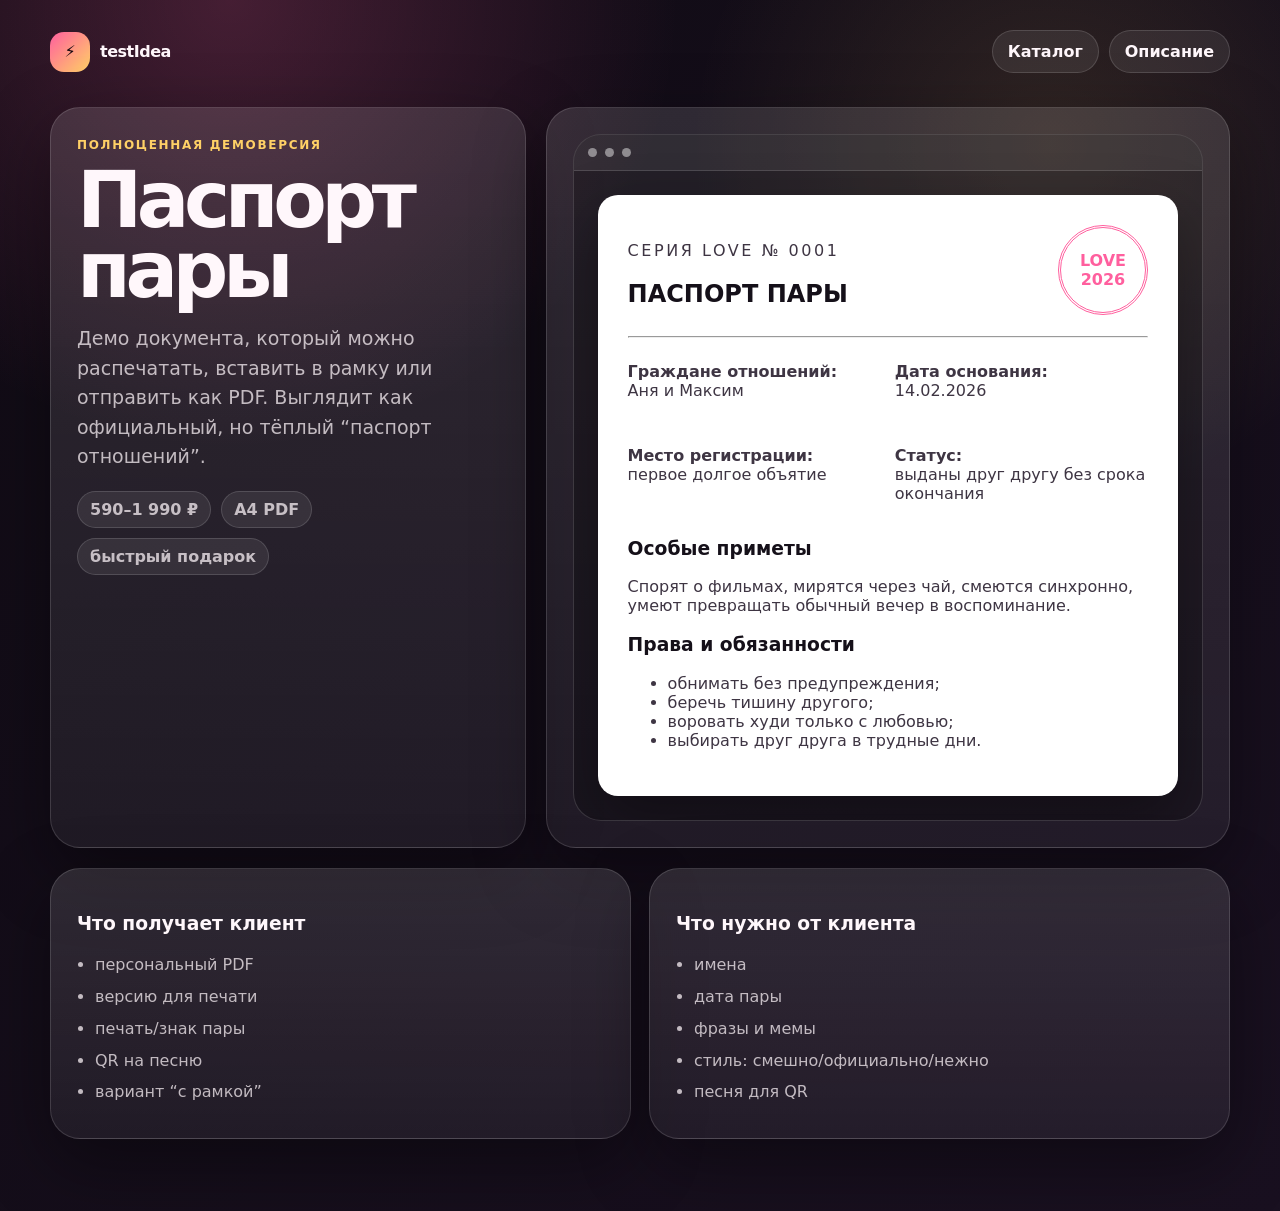
<file: pages/couple-passport.html>
<!doctype html><html lang="ru"><head><meta charset="utf-8"><meta name="viewport" content="width=device-width,initial-scale=1"><title>Демо: Паспорт пары</title><link rel="stylesheet" href="../assets/project-page.css"></head><body><main class="wrap"><nav class="nav"><a class="brand" href="../index.html"><span>⚡</span><b>testIdea</b></a><div class="navlinks"><a class="btn" href="../index.html#catalog">Каталог</a><a class="btn" href="../mvp.html?id=couple-passport">Описание</a></div></nav><section class="hero"><div class="panel"><span class="kicker">полноценная демоверсия</span><h1 class="title">Паспорт пары</h1><p class="lead">Демо документа, который можно распечатать, вставить в рамку или отправить как PDF. Выглядит как официальный, но тёплый “паспорт отношений”.</p><div class="chips"><span class="chip">590–1 990 ₽</span><span class="chip">A4 PDF</span><span class="chip">быстрый подарок</span></div></div><div class="panel"><div class="stage"><div class="bar"><i class="dot"></i><i class="dot"></i><i class="dot"></i></div><div class="inside"><div class="paper"><div style="display:flex;justify-content:space-between;gap:18px;align-items:start"><div><p style="letter-spacing:.16em;text-transform:uppercase">серия love № 0001</p><h1>ПАСПОРТ ПАРЫ</h1></div><div class="seal">LOVE<br>2026</div></div><hr><div class="grid two"><p><b>Граждане отношений:</b><br>Аня и Максим</p><p><b>Дата основания:</b><br>14.02.2026</p><p><b>Место регистрации:</b><br>первое долгое объятие</p><p><b>Статус:</b><br>выданы друг другу без срока окончания</p></div><h3>Особые приметы</h3><p>Спорят о фильмах, мирятся через чай, смеются синхронно, умеют превращать обычный вечер в воспоминание.</p><h3>Права и обязанности</h3><ul><li>обнимать без предупреждения;</li><li>беречь тишину другого;</li><li>воровать худи только с любовью;</li><li>выбирать друг друга в трудные дни.</li></ul></div></div></div></div></section><section class="footergrid"><article class="panel"><h3>Что получает клиент</h3><ul class="muted list"><li>персональный PDF</li><li>версию для печати</li><li>печать/знак пары</li><li>QR на песню</li><li>вариант “с рамкой”</li></ul></article><article class="panel"><h3>Что нужно от клиента</h3><ul class="muted list"><li>имена</li><li>дата пары</li><li>фразы и мемы</li><li>стиль: смешно/официально/нежно</li><li>песня для QR</li></ul></article></section></main></body></html>
</file>
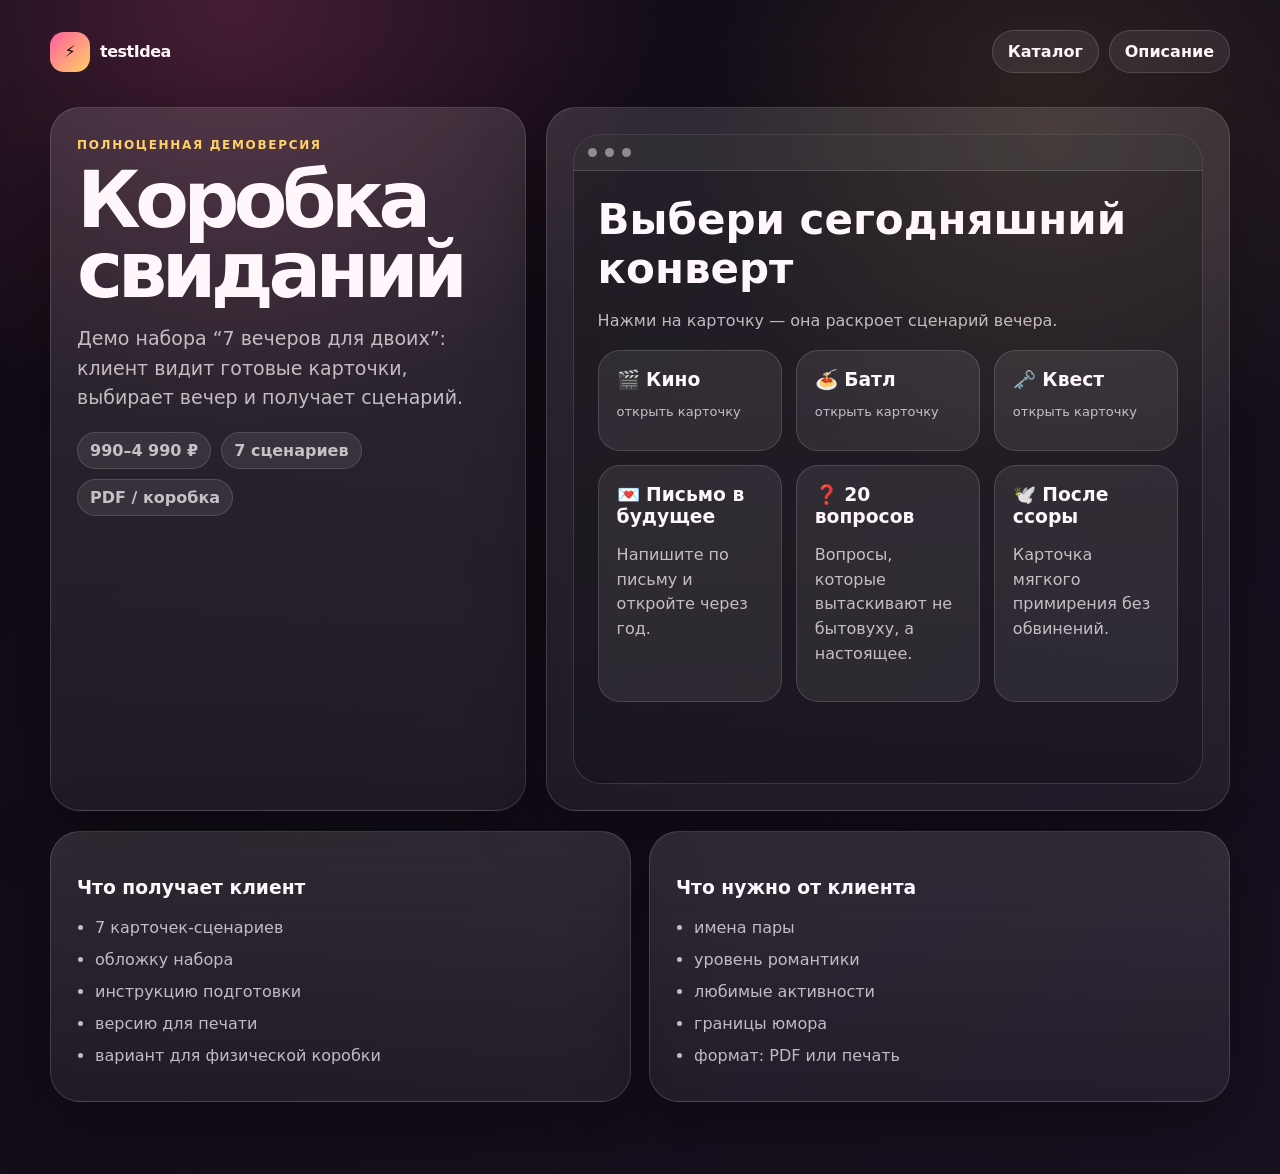
<file: pages/date-box.html>
<!doctype html><html lang="ru"><head><meta charset="utf-8"><meta name="viewport" content="width=device-width,initial-scale=1"><title>Демо: Коробка свиданий</title><link rel="stylesheet" href="../assets/project-page.css"></head><body><main class="wrap"><nav class="nav"><a class="brand" href="../index.html"><span>⚡</span><b>testIdea</b></a><div class="navlinks"><a class="btn" href="../index.html#catalog">Каталог</a><a class="btn" href="../mvp.html?id=date-box">Описание</a></div></nav><section class="hero"><div class="panel"><span class="kicker">полноценная демоверсия</span><h1 class="title">Коробка свиданий</h1><p class="lead">Демо набора “7 вечеров для двоих”: клиент видит готовые карточки, выбирает вечер и получает сценарий.</p><div class="chips"><span class="chip">990–4 990 ₽</span><span class="chip">7 сценариев</span><span class="chip">PDF / коробка</span></div></div><div class="panel"><div class="stage"><div class="bar"><i class="dot"></i><i class="dot"></i><i class="dot"></i></div><div class="inside"><h2 style="font-size:42px;margin:0 0 8px">Выбери сегодняшний конверт</h2><p class="muted">Нажми на карточку — она раскроет сценарий вечера.</p><div class="grid three spaced"><article class="card click" onclick="this.innerHTML='<h3>Кино без телефонов</h3><p class=muted>1. Выберите фильм по очереди. 2. Телефоны в другую комнату. 3. После фильма ответьте на 5 вопросов друг о друге.</p>'"><h3>🎬 Кино</h3><p class="mini">открыть карточку</p></article><article class="card click" onclick="this.innerHTML='<h3>Кулинарный батл</h3><p class=muted>Каждый готовит маленькое блюдо из 3 ингредиентов. Победитель получает купон на желание.</p>'"><h3>🍝 Батл</h3><p class="mini">открыть карточку</p></article><article class="card click" onclick="this.innerHTML='<h3>Квест дома</h3><p class=muted>Спрячь 3 подсказки и маленький подарок. Финал — письмо или сладость.</p>'"><h3>🗝️ Квест</h3><p class="mini">открыть карточку</p></article><article class="card click"><h3>💌 Письмо в будущее</h3><p class="muted">Напишите по письму и откройте через год.</p></article><article class="card click"><h3>❓ 20 вопросов</h3><p class="muted">Вопросы, которые вытаскивают не бытовуху, а настоящее.</p></article><article class="card click"><h3>🕊️ После ссоры</h3><p class="muted">Карточка мягкого примирения без обвинений.</p></article></div></div></div></div></section><section class="footergrid"><article class="panel"><h3>Что получает клиент</h3><ul class="muted list"><li>7 карточек-сценариев</li><li>обложку набора</li><li>инструкцию подготовки</li><li>версию для печати</li><li>вариант для физической коробки</li></ul></article><article class="panel"><h3>Что нужно от клиента</h3><ul class="muted list"><li>имена пары</li><li>уровень романтики</li><li>любимые активности</li><li>границы юмора</li><li>формат: PDF или печать</li></ul></article></section></main></body></html>
</file>
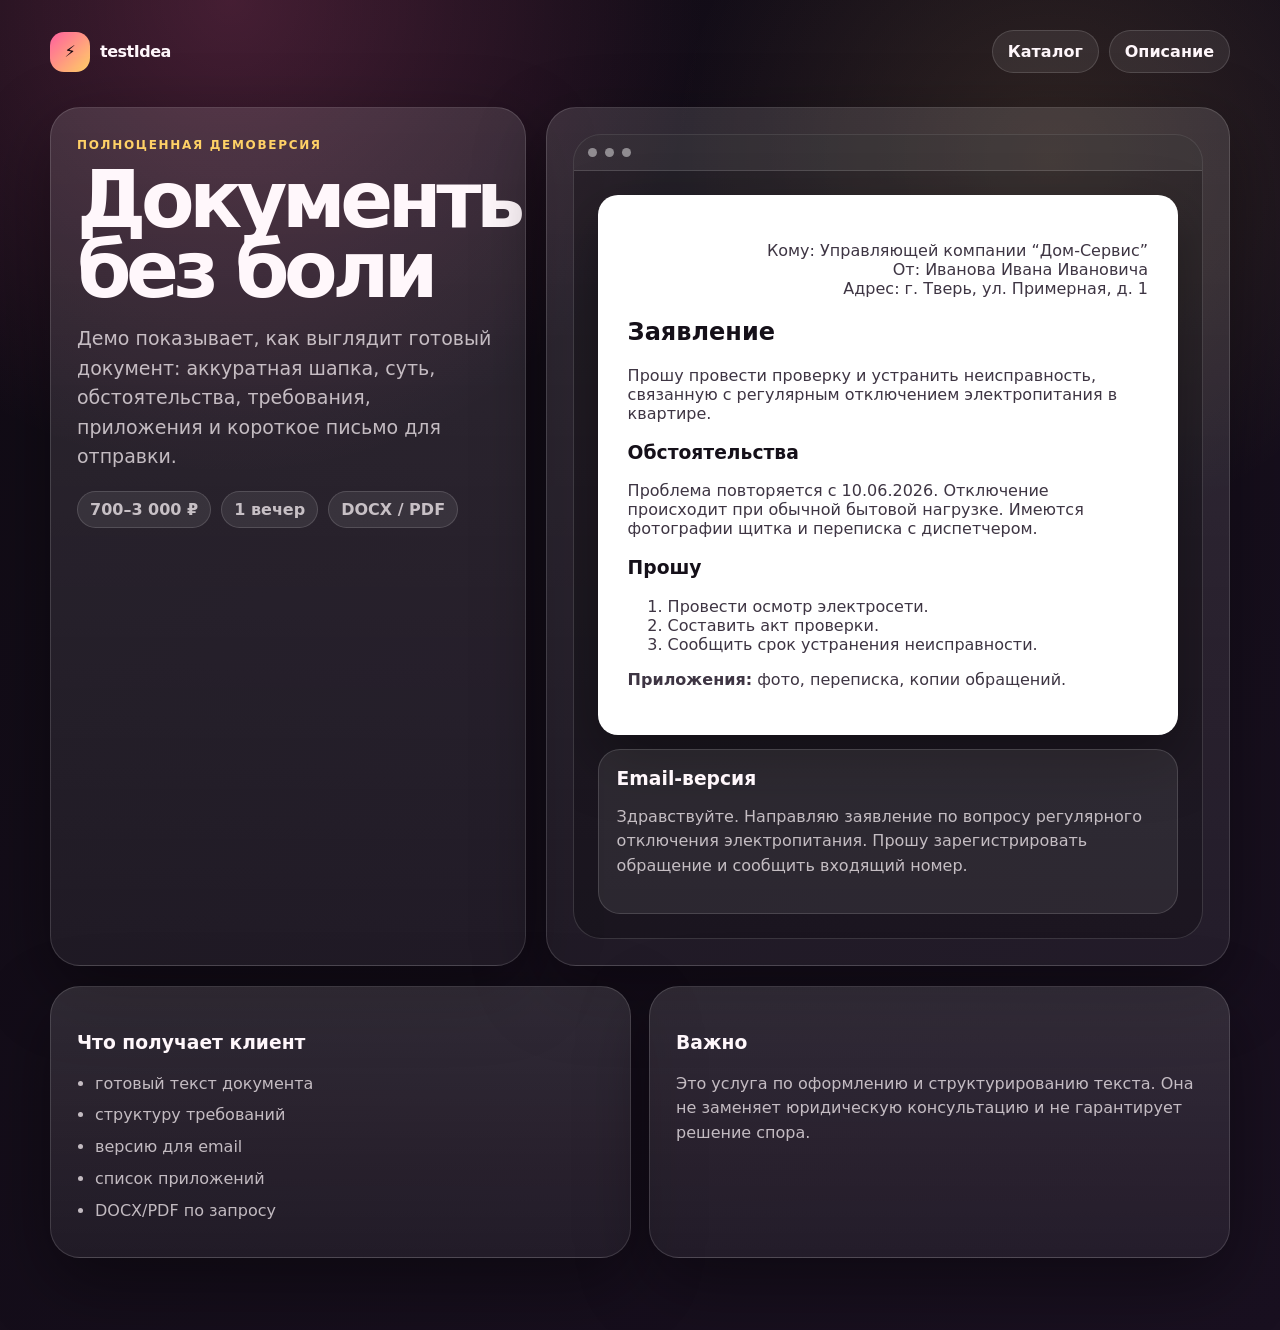
<file: pages/document-helper.html>
<!doctype html><html lang="ru"><head><meta charset="utf-8"><meta name="viewport" content="width=device-width,initial-scale=1"><title>Демо: Документы без боли</title><link rel="stylesheet" href="../assets/project-page.css"></head><body><main class="wrap"><nav class="nav"><a class="brand" href="../index.html"><span>⚡</span><b>testIdea</b></a><div class="navlinks"><a class="btn" href="../index.html#catalog">Каталог</a><a class="btn" href="../mvp.html?id=document-helper">Описание</a></div></nav><section class="hero"><div class="panel"><span class="kicker">полноценная демоверсия</span><h1 class="title">Документы без боли</h1><p class="lead">Демо показывает, как выглядит готовый документ: аккуратная шапка, суть, обстоятельства, требования, приложения и короткое письмо для отправки.</p><div class="chips"><span class="chip">700–3 000 ₽</span><span class="chip">1 вечер</span><span class="chip">DOCX / PDF</span></div></div><div class="panel"><div class="stage"><div class="bar"><i class="dot"></i><i class="dot"></i><i class="dot"></i></div><div class="inside"><div class="paper"><p style="text-align:right">Кому: Управляющей компании “Дом-Сервис”<br>От: Иванова Ивана Ивановича<br>Адрес: г. Тверь, ул. Примерная, д. 1</p><h1>Заявление</h1><p>Прошу провести проверку и устранить неисправность, связанную с регулярным отключением электропитания в квартире.</p><h3>Обстоятельства</h3><p>Проблема повторяется с 10.06.2026. Отключение происходит при обычной бытовой нагрузке. Имеются фотографии щитка и переписка с диспетчером.</p><h3>Прошу</h3><ol><li>Провести осмотр электросети.</li><li>Составить акт проверки.</li><li>Сообщить срок устранения неисправности.</li></ol><p><b>Приложения:</b> фото, переписка, копии обращений.</p></div><div class="card spaced"><h3>Email-версия</h3><p class="muted">Здравствуйте. Направляю заявление по вопросу регулярного отключения электропитания. Прошу зарегистрировать обращение и сообщить входящий номер.</p></div></div></div></div></section><section class="footergrid"><article class="panel"><h3>Что получает клиент</h3><ul class="muted list"><li>готовый текст документа</li><li>структуру требований</li><li>версию для email</li><li>список приложений</li><li>DOCX/PDF по запросу</li></ul></article><article class="panel"><h3>Важно</h3><p class="muted">Это услуга по оформлению и структурированию текста. Она не заменяет юридическую консультацию и не гарантирует решение спора.</p></article></section></main></body></html>
</file>
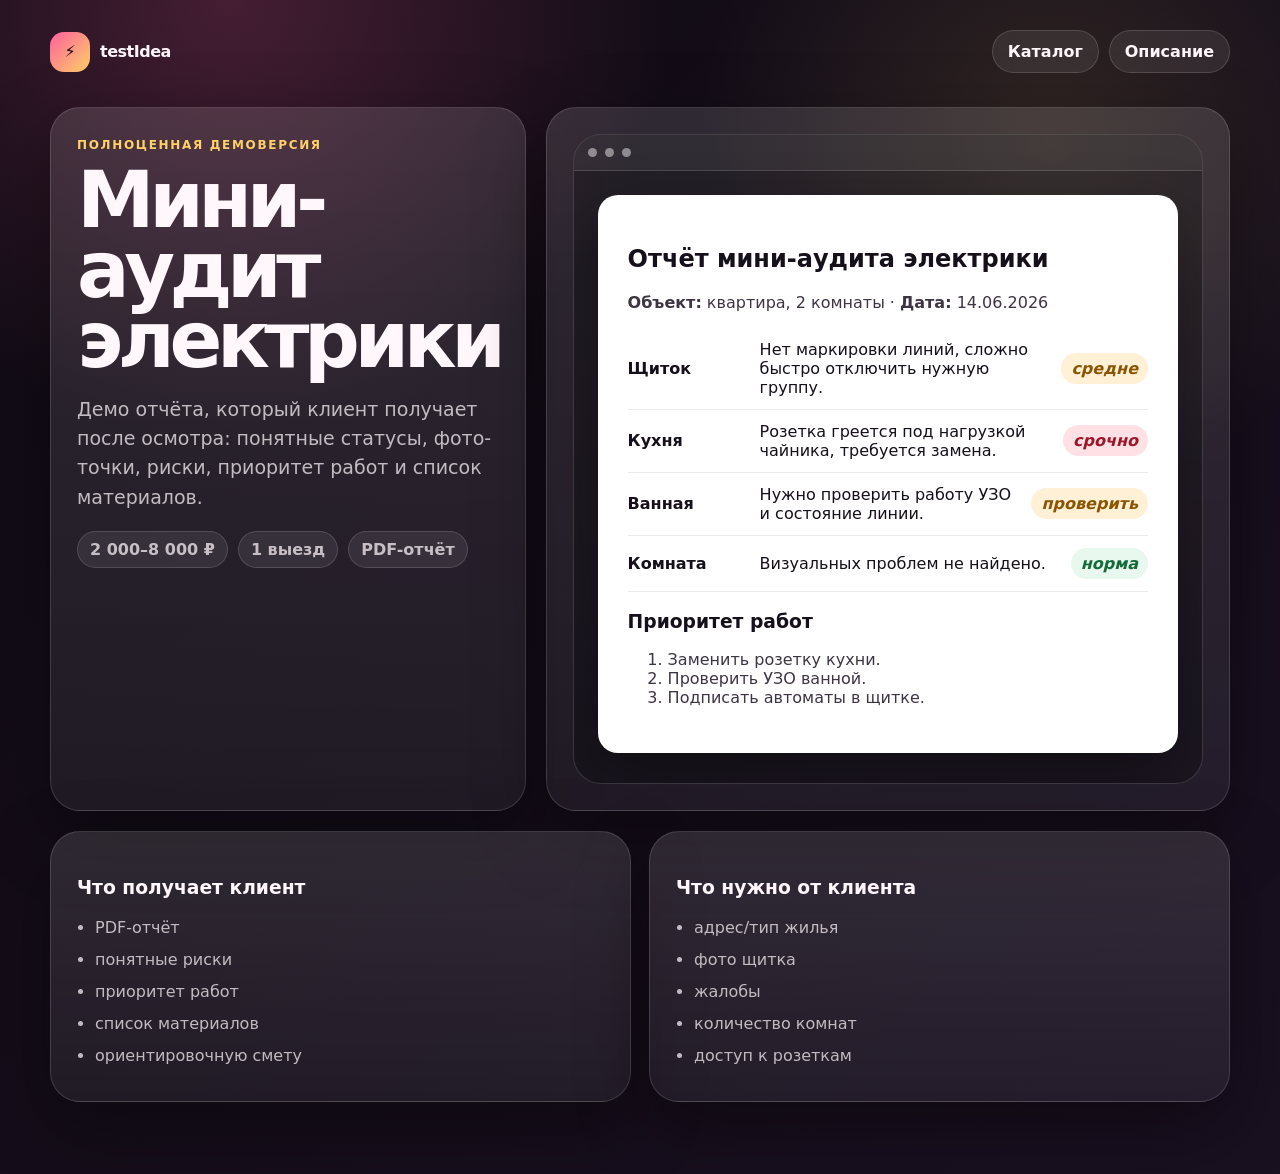
<file: pages/electrician-audit.html>
<!doctype html><html lang="ru"><head><meta charset="utf-8"><meta name="viewport" content="width=device-width,initial-scale=1"><title>Демо: Мини-аудит электрики</title><link rel="stylesheet" href="../assets/project-page.css"></head><body><main class="wrap"><nav class="nav"><a class="brand" href="../index.html"><span>⚡</span><b>testIdea</b></a><div class="navlinks"><a class="btn" href="../index.html#catalog">Каталог</a><a class="btn" href="../mvp.html?id=electrician-audit">Описание</a></div></nav><section class="hero"><div class="panel"><span class="kicker">полноценная демоверсия</span><h1 class="title">Мини-аудит электрики</h1><p class="lead">Демо отчёта, который клиент получает после осмотра: понятные статусы, фото-точки, риски, приоритет работ и список материалов.</p><div class="chips"><span class="chip">2 000–8 000 ₽</span><span class="chip">1 выезд</span><span class="chip">PDF-отчёт</span></div></div><div class="panel"><div class="stage"><div class="bar"><i class="dot"></i><i class="dot"></i><i class="dot"></i></div><div class="inside"><div class="paper"><h1>Отчёт мини-аудита электрики</h1><p><b>Объект:</b> квартира, 2 комнаты · <b>Дата:</b> 14.06.2026</p><div class="report-row"><b>Щиток</b><span>Нет маркировки линий, сложно быстро отключить нужную группу.</span><i class="status warn">средне</i></div><div class="report-row"><b>Кухня</b><span>Розетка греется под нагрузкой чайника, требуется замена.</span><i class="status bad">срочно</i></div><div class="report-row"><b>Ванная</b><span>Нужно проверить работу УЗО и состояние линии.</span><i class="status warn">проверить</i></div><div class="report-row"><b>Комната</b><span>Визуальных проблем не найдено.</span><i class="status">норма</i></div><h3>Приоритет работ</h3><ol><li>Заменить розетку кухни.</li><li>Проверить УЗО ванной.</li><li>Подписать автоматы в щитке.</li></ol></div></div></div></div></section><section class="footergrid"><article class="panel"><h3>Что получает клиент</h3><ul class="muted list"><li>PDF-отчёт</li><li>понятные риски</li><li>приоритет работ</li><li>список материалов</li><li>ориентировочную смету</li></ul></article><article class="panel"><h3>Что нужно от клиента</h3><ul class="muted list"><li>адрес/тип жилья</li><li>фото щитка</li><li>жалобы</li><li>количество комнат</li><li>доступ к розеткам</li></ul></article></section></main></body></html>
</file>
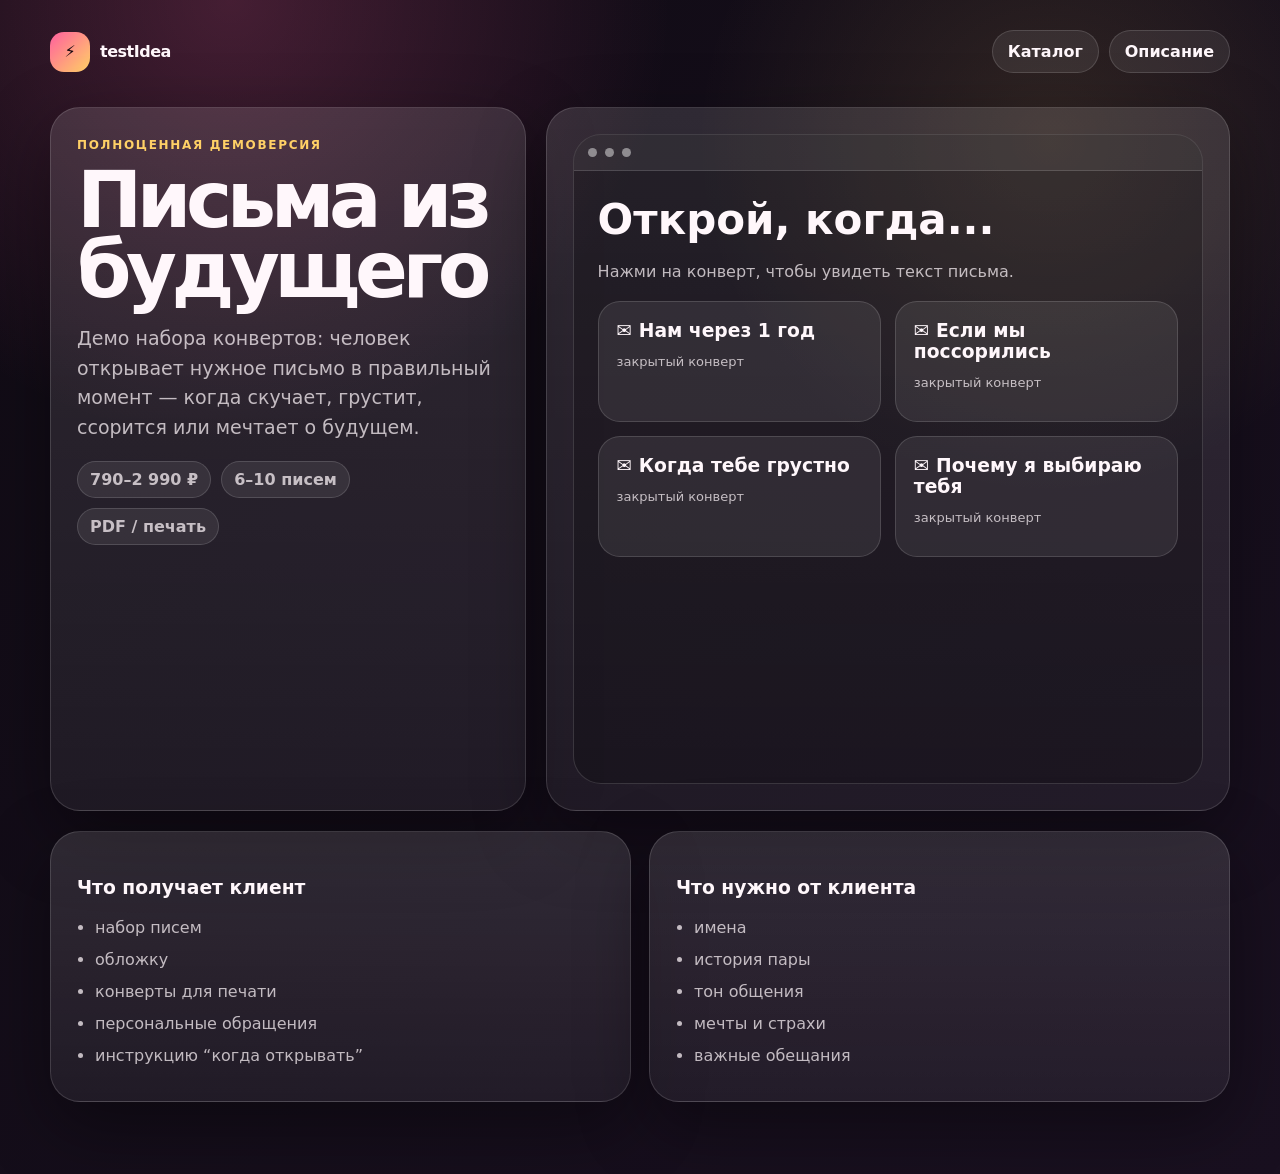
<file: pages/future-letters.html>
<!doctype html><html lang="ru"><head><meta charset="utf-8"><meta name="viewport" content="width=device-width,initial-scale=1"><title>Демо: Письма из будущего</title><link rel="stylesheet" href="../assets/project-page.css"></head><body><main class="wrap"><nav class="nav"><a class="brand" href="../index.html"><span>⚡</span><b>testIdea</b></a><div class="navlinks"><a class="btn" href="../index.html#catalog">Каталог</a><a class="btn" href="../mvp.html?id=future-letters">Описание</a></div></nav><section class="hero"><div class="panel"><span class="kicker">полноценная демоверсия</span><h1 class="title">Письма из будущего</h1><p class="lead">Демо набора конвертов: человек открывает нужное письмо в правильный момент — когда скучает, грустит, ссорится или мечтает о будущем.</p><div class="chips"><span class="chip">790–2 990 ₽</span><span class="chip">6–10 писем</span><span class="chip">PDF / печать</span></div></div><div class="panel"><div class="stage"><div class="bar"><i class="dot"></i><i class="dot"></i><i class="dot"></i></div><div class="inside"><h2 style="font-size:42px;margin:0">Открой, когда...</h2><p class="muted">Нажми на конверт, чтобы увидеть текст письма.</p><div class="grid two spaced"><article class="card click" onclick="this.innerHTML='<h3>Нам через 1 год</h3><p class=quote>Я надеюсь, мы всё ещё смеёмся над теми же странными вещами и выбираем друг друга даже в обычные дни.</p>'"><h3>✉️ Нам через 1 год</h3><p class="mini">закрытый конверт</p></article><article class="card click" onclick="this.innerHTML='<h3>Если мы поссорились</h3><p class=quote>Я не против тебя. Я за нас. Давай говорить не громче, а честнее.</p>'"><h3>✉️ Если мы поссорились</h3><p class="mini">закрытый конверт</p></article><article class="card click" onclick="this.innerHTML='<h3>Когда тебе грустно</h3><p class=quote>Даже если день тяжёлый, ты не один/одна. Я рядом, даже если молчу.</p>'"><h3>✉️ Когда тебе грустно</h3><p class="mini">закрытый конверт</p></article><article class="card click" onclick="this.innerHTML='<h3>Почему я выбираю тебя</h3><p class=quote>Потому что с тобой мир становится теплее, а я — честнее.</p>'"><h3>✉️ Почему я выбираю тебя</h3><p class="mini">закрытый конверт</p></article></div></div></div></div></section><section class="footergrid"><article class="panel"><h3>Что получает клиент</h3><ul class="muted list"><li>набор писем</li><li>обложку</li><li>конверты для печати</li><li>персональные обращения</li><li>инструкцию “когда открывать”</li></ul></article><article class="panel"><h3>Что нужно от клиента</h3><ul class="muted list"><li>имена</li><li>история пары</li><li>тон общения</li><li>мечты и страхи</li><li>важные обещания</li></ul></article></section></main></body></html>
</file>
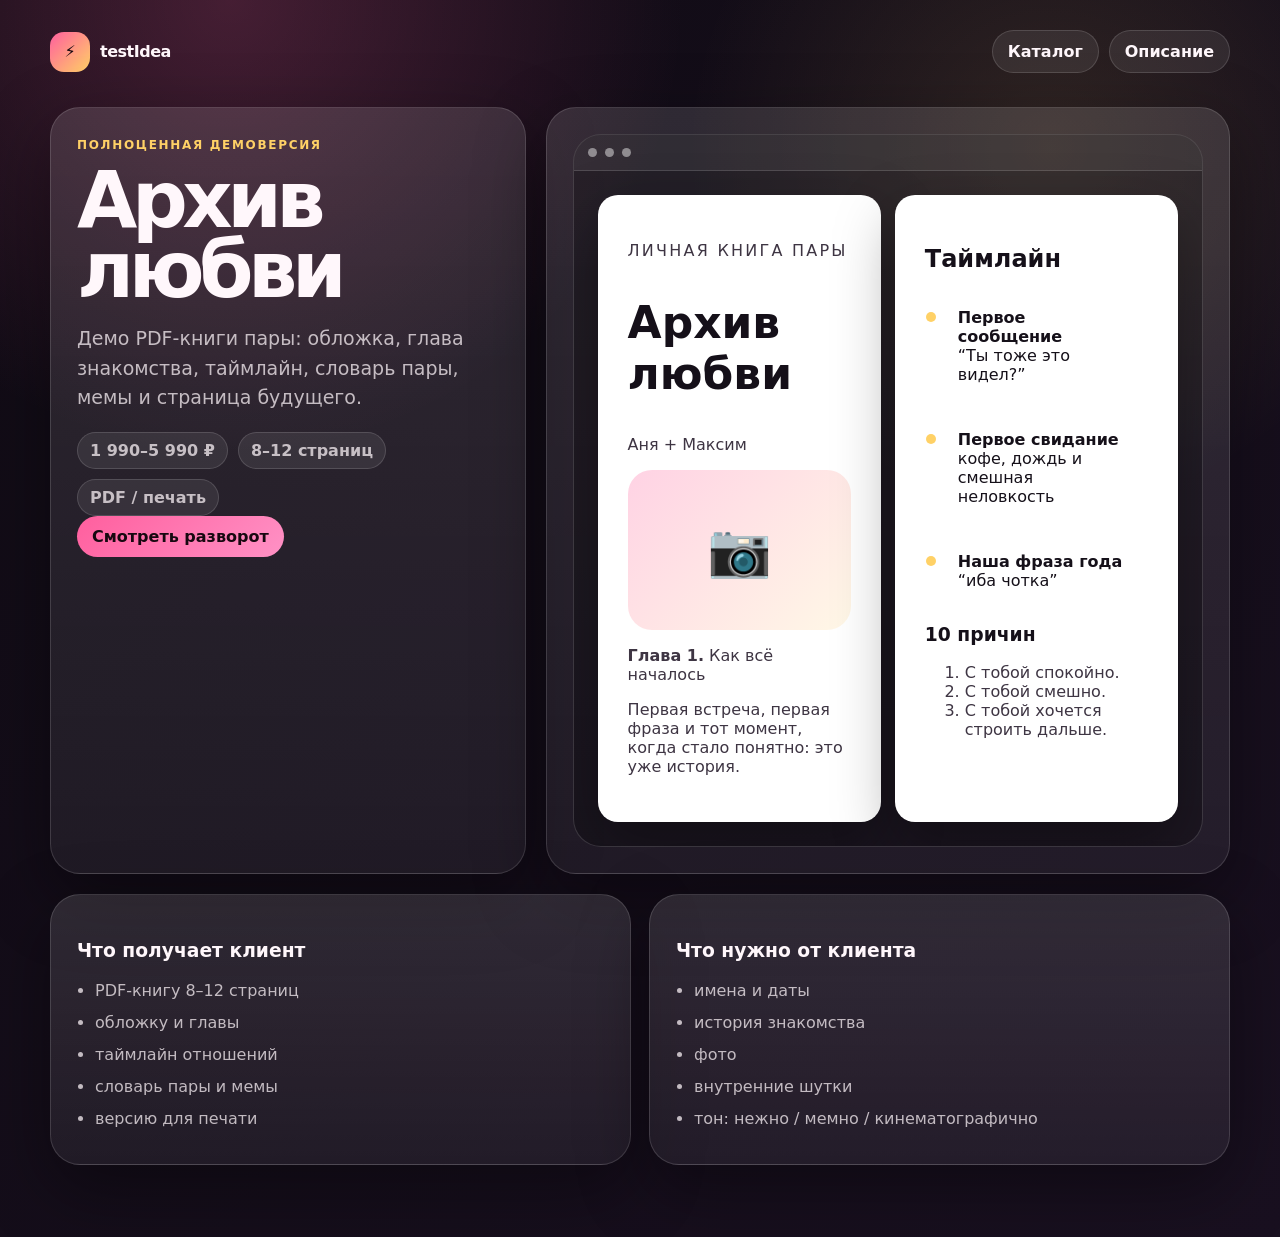
<file: pages/love-archive.html>
<!doctype html><html lang="ru"><head><meta charset="utf-8"><meta name="viewport" content="width=device-width,initial-scale=1"><title>Демо: Архив любви</title><link rel="stylesheet" href="../assets/project-page.css"></head><body><main class="wrap"><nav class="nav"><a class="brand" href="../index.html"><span>⚡</span><b>testIdea</b></a><div class="navlinks"><a class="btn" href="../index.html#catalog">Каталог</a><a class="btn" href="../mvp.html?id=love-archive">Описание</a></div></nav><section class="hero"><div class="panel"><span class="kicker">полноценная демоверсия</span><h1 class="title">Архив любви</h1><p class="lead">Демо PDF-книги пары: обложка, глава знакомства, таймлайн, словарь пары, мемы и страница будущего.</p><div class="chips"><span class="chip">1 990–5 990 ₽</span><span class="chip">8–12 страниц</span><span class="chip">PDF / печать</span></div><a class="btn primary" href="#book">Смотреть разворот</a></div><div class="panel"><div class="stage" id="book"><div class="bar"><i class="dot"></i><i class="dot"></i><i class="dot"></i></div><div class="inside"><div class="grid two"><div class="paper"><p style="letter-spacing:.14em;text-transform:uppercase">личная книга пары</p><h1 style="font-size:44px">Архив любви</h1><p>Аня + Максим</p><div class="photo">📷</div><p><b>Глава 1.</b> Как всё началось</p><p>Первая встреча, первая фраза и тот момент, когда стало понятно: это уже история.</p></div><div class="paper"><h2>Таймлайн</h2><div class="timeline"><div class="event"><b>Первое сообщение</b><br><span>“Ты тоже это видел?”</span></div><div class="event"><b>Первое свидание</b><br><span>кофе, дождь и смешная неловкость</span></div><div class="event"><b>Наша фраза года</b><br><span>“иба чотка”</span></div></div><h3>10 причин</h3><ol><li>С тобой спокойно.</li><li>С тобой смешно.</li><li>С тобой хочется строить дальше.</li></ol></div></div></div></div></div></section><section class="footergrid"><article class="panel"><h3>Что получает клиент</h3><ul class="muted list"><li>PDF-книгу 8–12 страниц</li><li>обложку и главы</li><li>таймлайн отношений</li><li>словарь пары и мемы</li><li>версию для печати</li></ul></article><article class="panel"><h3>Что нужно от клиента</h3><ul class="muted list"><li>имена и даты</li><li>история знакомства</li><li>фото</li><li>внутренние шутки</li><li>тон: нежно / мемно / кинематографично</li></ul></article></section></main></body></html>
</file>
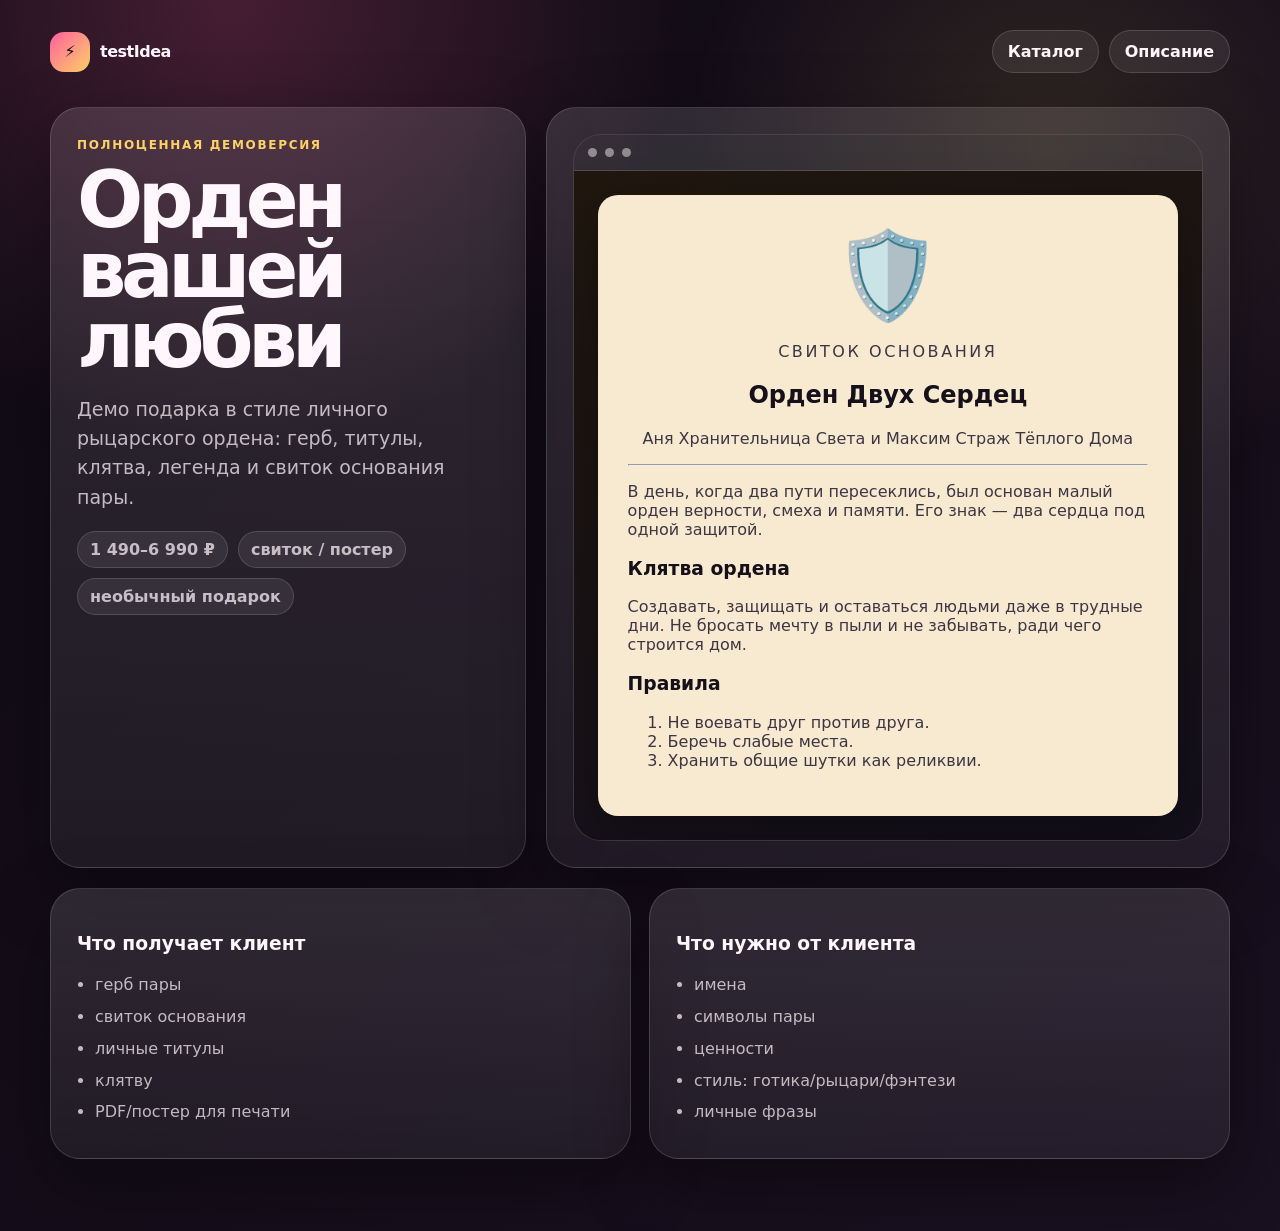
<file: pages/love-order.html>
<!doctype html><html lang="ru"><head><meta charset="utf-8"><meta name="viewport" content="width=device-width,initial-scale=1"><title>Демо: Орден вашей любви</title><link rel="stylesheet" href="../assets/project-page.css"></head><body><main class="wrap"><nav class="nav"><a class="brand" href="../index.html"><span>⚡</span><b>testIdea</b></a><div class="navlinks"><a class="btn" href="../index.html#catalog">Каталог</a><a class="btn" href="../mvp.html?id=love-order">Описание</a></div></nav><section class="hero"><div class="panel"><span class="kicker">полноценная демоверсия</span><h1 class="title">Орден вашей любви</h1><p class="lead">Демо подарка в стиле личного рыцарского ордена: герб, титулы, клятва, легенда и свиток основания пары.</p><div class="chips"><span class="chip">1 490–6 990 ₽</span><span class="chip">свиток / постер</span><span class="chip">необычный подарок</span></div></div><div class="panel"><div class="stage"><div class="bar"><i class="dot"></i><i class="dot"></i><i class="dot"></i></div><div class="inside" style="background:linear-gradient(160deg,#20170e,#14101d)"><div class="paper" style="background:#f7ead0"><div class="center"><div style="font-size:86px">🛡️</div><p style="letter-spacing:.16em;text-transform:uppercase">свиток основания</p><h1>Орден Двух Сердец</h1><p>Аня Хранительница Света и Максим Страж Тёплого Дома</p></div><hr><p>В день, когда два пути пересеклись, был основан малый орден верности, смеха и памяти. Его знак — два сердца под одной защитой.</p><h3>Клятва ордена</h3><p>Создавать, защищать и оставаться людьми даже в трудные дни. Не бросать мечту в пыли и не забывать, ради чего строится дом.</p><h3>Правила</h3><ol><li>Не воевать друг против друга.</li><li>Беречь слабые места.</li><li>Хранить общие шутки как реликвии.</li></ol></div></div></div></div></section><section class="footergrid"><article class="panel"><h3>Что получает клиент</h3><ul class="muted list"><li>герб пары</li><li>свиток основания</li><li>личные титулы</li><li>клятву</li><li>PDF/постер для печати</li></ul></article><article class="panel"><h3>Что нужно от клиента</h3><ul class="muted list"><li>имена</li><li>символы пары</li><li>ценности</li><li>стиль: готика/рыцари/фэнтези</li><li>личные фразы</li></ul></article></section></main></body></html>
</file>
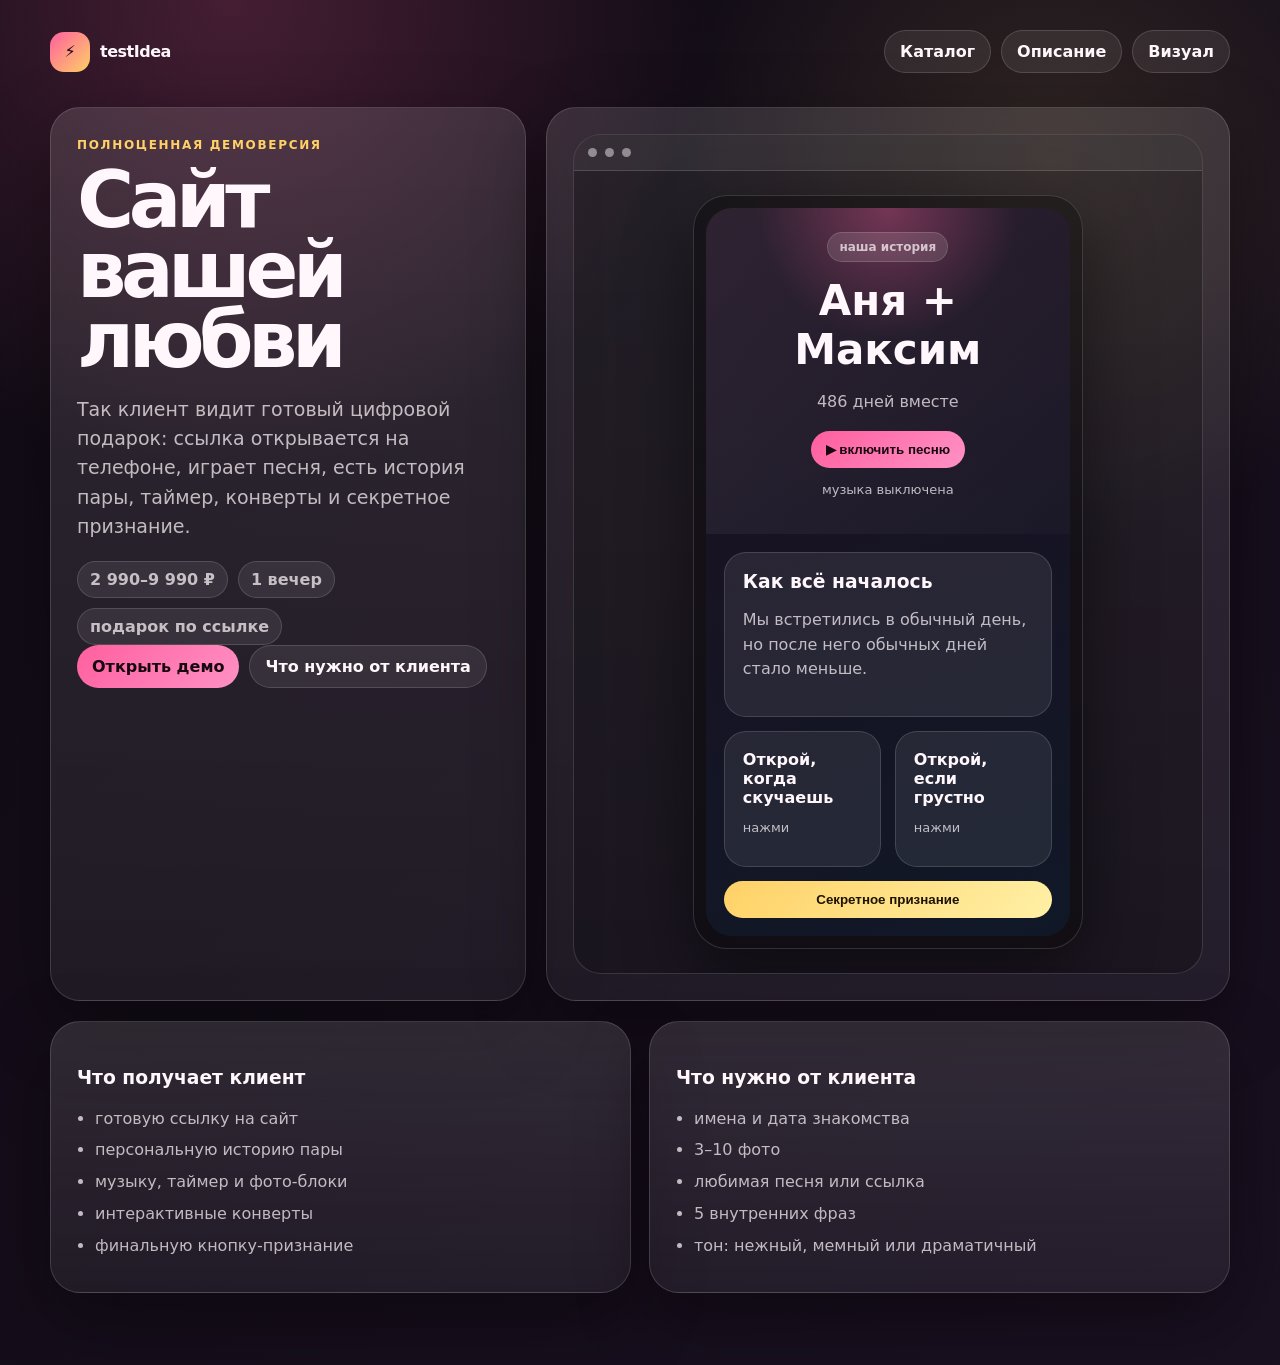
<file: pages/love-site.html>
<!doctype html><html lang="ru"><head><meta charset="utf-8"><meta name="viewport" content="width=device-width,initial-scale=1"><title>Демо: Сайт вашей любви</title><link rel="stylesheet" href="../assets/project-page.css"></head><body><main class="wrap"><nav class="nav"><a class="brand" href="../index.html"><span>⚡</span><b>testIdea</b></a><div class="navlinks"><a class="btn" href="../index.html#catalog">Каталог</a><a class="btn" href="../mvp.html?id=love-site">Описание</a><a class="btn" href="../visual.html?id=love-site">Визуал</a></div></nav><section class="hero"><div class="panel"><span class="kicker">полноценная демоверсия</span><h1 class="title">Сайт вашей любви</h1><p class="lead">Так клиент видит готовый цифровой подарок: ссылка открывается на телефоне, играет песня, есть история пары, таймер, конверты и секретное признание.</p><div class="chips"><span class="chip">2 990–9 990 ₽</span><span class="chip">1 вечер</span><span class="chip">подарок по ссылке</span></div><div class="actions"><a class="btn primary" href="#demo">Открыть демо</a><a class="btn" href="#client">Что нужно от клиента</a></div></div><div class="panel"><div class="stage" id="demo"><div class="bar"><i class="dot"></i><i class="dot"></i><i class="dot"></i></div><div class="inside"><div class="mock-phone"><div class="phone-screen"><section class="cover"><div><span class="pill">наша история</span><h2 style="font-size:42px;margin:14px 0 8px">Аня + Максим</h2><p class="muted">486 дней вместе</p><button class="btn primary" onclick="document.querySelector('#song').textContent='🎵 Играет: наша песня';">▶ включить песню</button><p id="song" class="mini spaced">музыка выключена</p></div></section><div style="padding:18px" class="grid"><article class="card"><h3>Как всё началось</h3><p class="muted">Мы встретились в обычный день, но после него обычных дней стало меньше.</p></article><div class="grid two"><article class="card click" onclick="this.innerHTML='<h3>Открыто 💗</h3><p class=muted>Я люблю, как ты смеёшься даже в самый странный день.</p>'"><h4>Открой, когда скучаешь</h4><p class="mini">нажми</p></article><article class="card click" onclick="this.innerHTML='<h3>Открыто ✨</h3><p class=muted>Я выбираю тебя не потому что легко, а потому что настоящее.</p>'"><h4>Открой, если грустно</h4><p class="mini">нажми</p></article></div><button class="btn gold" onclick="alert('Секрет: ты мой дом.')">Секретное признание</button></div></div></div></div></div></div></section><section class="footergrid" id="client"><article class="panel"><h3>Что получает клиент</h3><ul class="muted list"><li>готовую ссылку на сайт</li><li>персональную историю пары</li><li>музыку, таймер и фото-блоки</li><li>интерактивные конверты</li><li>финальную кнопку-признание</li></ul></article><article class="panel"><h3>Что нужно от клиента</h3><ul class="muted list"><li>имена и дата знакомства</li><li>3–10 фото</li><li>любимая песня или ссылка</li><li>5 внутренних фраз</li><li>тон: нежный, мемный или драматичный</li></ul></article></section></main></body></html>
</file>
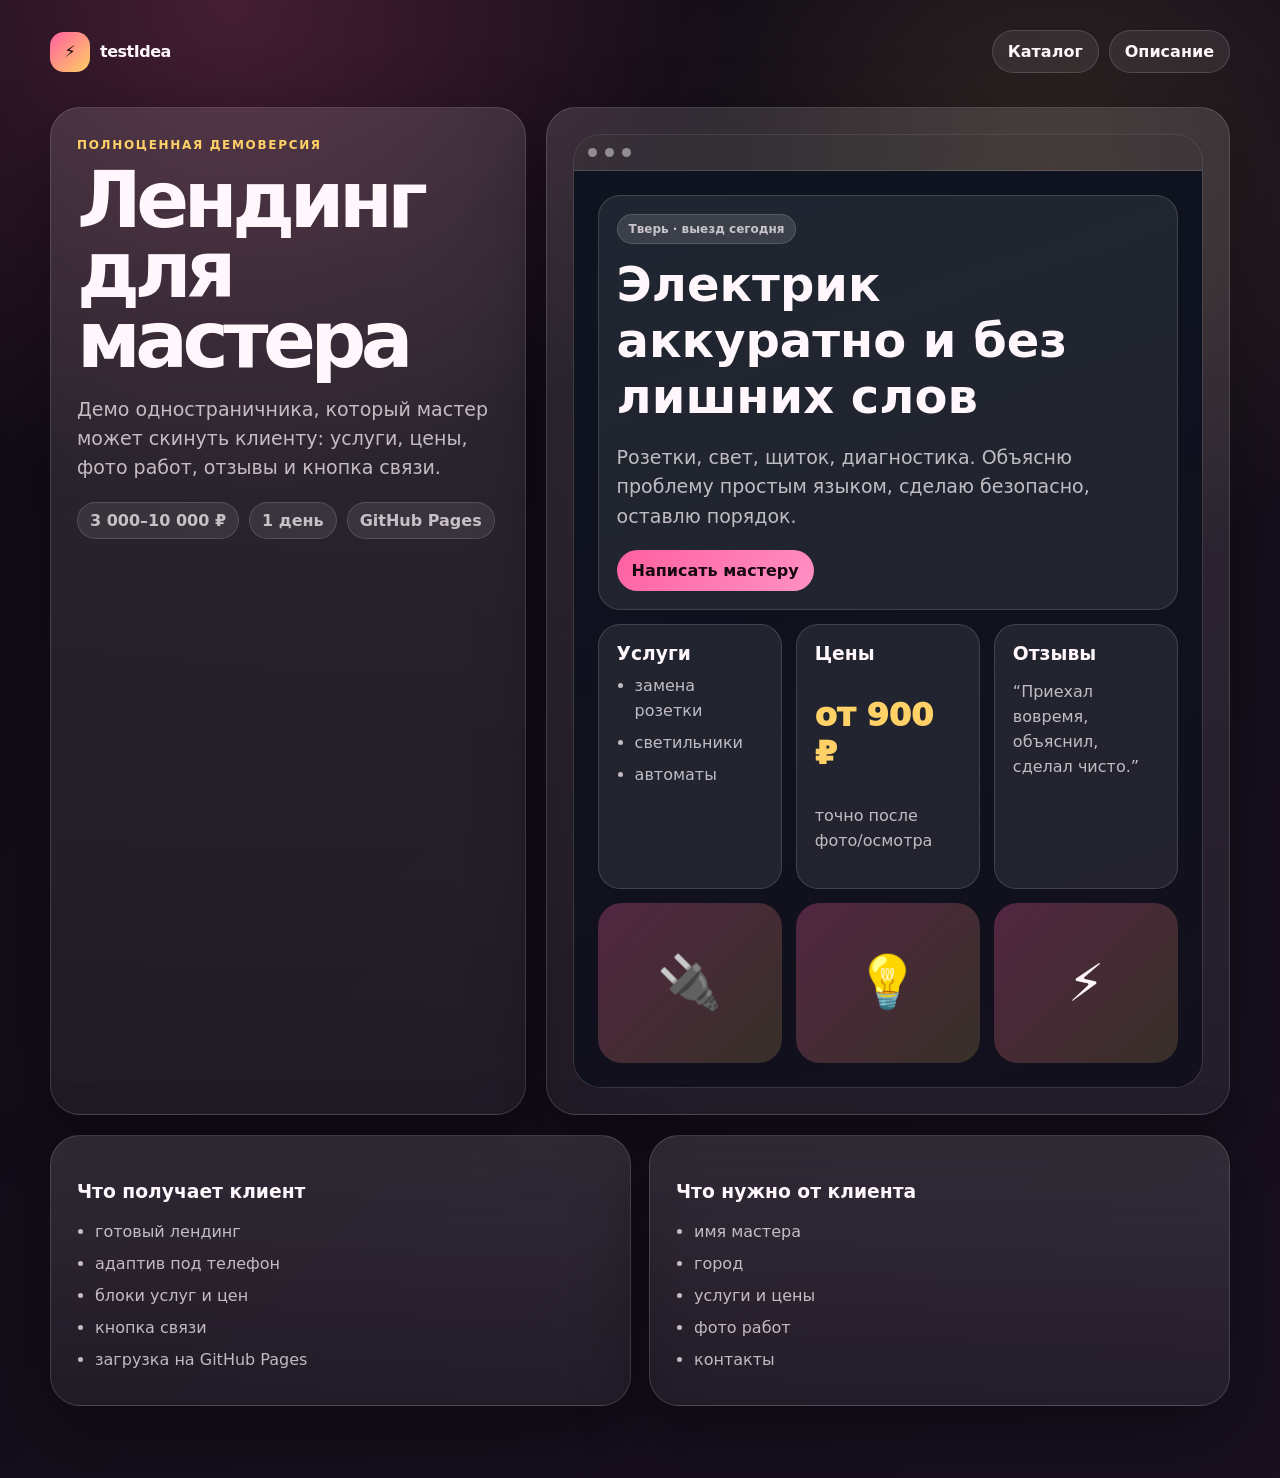
<file: pages/master-landing.html>
<!doctype html><html lang="ru"><head><meta charset="utf-8"><meta name="viewport" content="width=device-width,initial-scale=1"><title>Демо: Лендинг для мастера</title><link rel="stylesheet" href="../assets/project-page.css"></head><body><main class="wrap"><nav class="nav"><a class="brand" href="../index.html"><span>⚡</span><b>testIdea</b></a><div class="navlinks"><a class="btn" href="../index.html#catalog">Каталог</a><a class="btn" href="../mvp.html?id=master-landing">Описание</a></div></nav><section class="hero"><div class="panel"><span class="kicker">полноценная демоверсия</span><h1 class="title">Лендинг для мастера</h1><p class="lead">Демо одностраничника, который мастер может скинуть клиенту: услуги, цены, фото работ, отзывы и кнопка связи.</p><div class="chips"><span class="chip">3 000–10 000 ₽</span><span class="chip">1 день</span><span class="chip">GitHub Pages</span></div></div><div class="panel"><div class="stage"><div class="bar"><i class="dot"></i><i class="dot"></i><i class="dot"></i></div><div class="inside" style="background:linear-gradient(160deg,#0d1420,#12101c)"><section class="card"><span class="pill">Тверь · выезд сегодня</span><h1 style="font-size:48px;margin:12px 0">Электрик аккуратно и без лишних слов</h1><p class="lead">Розетки, свет, щиток, диагностика. Объясню проблему простым языком, сделаю безопасно, оставлю порядок.</p><a class="btn primary" onclick="alert('Заявка: WhatsApp / телефон / ВК')">Написать мастеру</a></section><div class="grid three spaced"><article class="card"><h3>Услуги</h3><ul class="muted list"><li>замена розетки</li><li>светильники</li><li>автоматы</li></ul></article><article class="card"><h3>Цены</h3><p class="price">от 900 ₽</p><p class="muted">точно после фото/осмотра</p></article><article class="card"><h3>Отзывы</h3><p class="muted">“Приехал вовремя, объяснил, сделал чисто.”</p></article></div><div class="grid three spaced"><div class="photo">🔌</div><div class="photo">💡</div><div class="photo">⚡</div></div></div></div></div></section><section class="footergrid"><article class="panel"><h3>Что получает клиент</h3><ul class="muted list"><li>готовый лендинг</li><li>адаптив под телефон</li><li>блоки услуг и цен</li><li>кнопка связи</li><li>загрузка на GitHub Pages</li></ul></article><article class="panel"><h3>Что нужно от клиента</h3><ul class="muted list"><li>имя мастера</li><li>город</li><li>услуги и цены</li><li>фото работ</li><li>контакты</li></ul></article></section></main></body></html>
</file>
<file: assets/style.css>
:root {
  --bg: #100b14;
  --bg-2: #1a101f;
  --card: rgba(255,255,255,.075);
  --card-2: rgba(255,255,255,.11);
  --text: #fff7fb;
  --muted: rgba(255,247,251,.68);
  --line: rgba(255,255,255,.13);
  --accent: #ff5f9e;
  --accent-2: #ffd166;
  --good: #70e0a0;
  --shadow: 0 24px 70px rgba(0,0,0,.42);
  --radius: 28px;
}

* { box-sizing: border-box; }
html { scroll-behavior: smooth; }
body {
  margin: 0;
  min-height: 100vh;
  font-family: Inter, system-ui, -apple-system, BlinkMacSystemFont, 'Segoe UI', sans-serif;
  color: var(--text);
  background:
    radial-gradient(circle at 20% 0%, rgba(255,95,158,.22), transparent 34%),
    radial-gradient(circle at 80% 10%, rgba(255,209,102,.14), transparent 28%),
    linear-gradient(135deg, var(--bg), var(--bg-2));
}

a { color: inherit; text-decoration: none; }

.page {
  width: min(1180px, calc(100% - 32px));
  margin: 0 auto;
}

.hero {
  padding: 54px 0 30px;
}

.nav {
  display: flex;
  justify-content: space-between;
  align-items: center;
  gap: 18px;
  margin-bottom: 48px;
}

.logo {
  display: flex;
  align-items: center;
  gap: 12px;
  font-weight: 900;
  letter-spacing: -.04em;
}

.logo-mark {
  width: 42px;
  height: 42px;
  display: grid;
  place-items: center;
  border-radius: 16px;
  background: linear-gradient(135deg, var(--accent), var(--accent-2));
  box-shadow: 0 16px 50px rgba(255,95,158,.28);
}

.nav-links {
  display: flex;
  gap: 10px;
  flex-wrap: wrap;
  justify-content: flex-end;
}

.nav-links a, .chip, .btn, button {
  border: 1px solid var(--line);
  background: rgba(255,255,255,.08);
  color: var(--text);
  border-radius: 999px;
  padding: 10px 14px;
  font-weight: 700;
  backdrop-filter: blur(12px);
}

.kicker {
  display: inline-flex;
  align-items: center;
  gap: 8px;
  color: var(--accent-2);
  font-weight: 900;
  text-transform: uppercase;
  font-size: 12px;
  letter-spacing: .16em;
}

h1 {
  max-width: 920px;
  font-size: clamp(42px, 8vw, 94px);
  line-height: .9;
  letter-spacing: -.08em;
  margin: 16px 0 22px;
}

.lead {
  max-width: 770px;
  color: var(--muted);
  font-size: clamp(18px, 2.2vw, 24px);
  line-height: 1.45;
  margin: 0;
}

.hero-actions {
  display: flex;
  gap: 12px;
  flex-wrap: wrap;
  margin-top: 28px;
}

.btn {
  display: inline-flex;
  align-items: center;
  justify-content: center;
  gap: 8px;
  cursor: pointer;
  transition: transform .2s ease, background .2s ease, border-color .2s ease;
}

.btn:hover { transform: translateY(-2px); background: rgba(255,255,255,.14); }
.btn.primary { background: linear-gradient(135deg, var(--accent), #ff8bc1); border-color: transparent; color: #170810; }
.btn.gold { background: linear-gradient(135deg, var(--accent-2), #fff0a6); border-color: transparent; color: #1b1200; }

.stats {
  display: grid;
  grid-template-columns: repeat(3, minmax(0, 1fr));
  gap: 14px;
  margin-top: 36px;
}

.stat {
  padding: 18px;
  border: 1px solid var(--line);
  background: var(--card);
  border-radius: 22px;
}

.stat strong { display: block; font-size: 28px; letter-spacing: -.04em; }
.stat span { color: var(--muted); font-size: 14px; }

.toolbar {
  display: flex;
  justify-content: space-between;
  gap: 16px;
  align-items: center;
  margin: 28px 0 20px;
}

.search {
  width: min(420px, 100%);
  border: 1px solid var(--line);
  background: rgba(255,255,255,.08);
  color: var(--text);
  border-radius: 999px;
  padding: 14px 18px;
  outline: none;
}
.search::placeholder { color: rgba(255,255,255,.45); }

.filters { display: flex; gap: 8px; flex-wrap: wrap; }
.filter { cursor: pointer; }
.filter.active { background: var(--text); color: #170d18; }

.grid {
  display: grid;
  grid-template-columns: repeat(3, minmax(0, 1fr));
  gap: 18px;
  padding-bottom: 70px;
}

.card {
  position: relative;
  overflow: hidden;
  min-height: 520px;
  border: 1px solid var(--line);
  border-radius: var(--radius);
  background: linear-gradient(180deg, rgba(255,255,255,.11), rgba(255,255,255,.055));
  box-shadow: var(--shadow);
  transition: transform .22s ease, border-color .22s ease, background .22s ease;
}

.card:hover { transform: translateY(-6px); border-color: rgba(255,255,255,.32); background: linear-gradient(180deg, rgba(255,255,255,.15), rgba(255,255,255,.07)); }

.preview {
  height: 228px;
  padding: 18px;
  background:
    radial-gradient(circle at 20% 10%, rgba(255,255,255,.28), transparent 22%),
    linear-gradient(135deg, rgba(255,95,158,.25), rgba(255,209,102,.12));
}

.browser {
  height: 100%;
  border-radius: 18px;
  border: 1px solid rgba(255,255,255,.18);
  background: rgba(16,11,20,.62);
  overflow: hidden;
  box-shadow: inset 0 1px 0 rgba(255,255,255,.16);
}

.browser-top {
  height: 28px;
  display: flex;
  align-items: center;
  gap: 6px;
  padding: 0 12px;
  border-bottom: 1px solid rgba(255,255,255,.1);
}
.browser-top i { width: 8px; height: 8px; border-radius: 50%; background: rgba(255,255,255,.45); }

.mock {
  padding: 16px;
  height: calc(100% - 28px);
  display: grid;
  gap: 10px;
}
.mock-title { width: 62%; height: 16px; border-radius: 999px; background: rgba(255,255,255,.78); }
.mock-line { height: 8px; border-radius: 999px; background: rgba(255,255,255,.28); }
.mock-line.short { width: 55%; }
.mock-row { display: grid; grid-template-columns: repeat(3, 1fr); gap: 8px; }
.mock-box { border-radius: 12px; background: rgba(255,255,255,.18); min-height: 54px; }
.mock-heart { display: grid; place-items: center; font-size: 38px; min-height: 72px; border-radius: 16px; background: rgba(255,95,158,.22); }

.card-body { padding: 22px; }
.card-meta { display: flex; justify-content: space-between; gap: 10px; align-items: center; margin-bottom: 14px; }
.badge { font-size: 12px; font-weight: 900; color: #130b12; background: var(--good); padding: 7px 10px; border-radius: 999px; }
.category { color: var(--muted); font-size: 13px; font-weight: 800; }
.card h2 { margin: 0 0 10px; font-size: 26px; letter-spacing: -.04em; }
.card p { margin: 0 0 18px; color: var(--muted); line-height: 1.45; }
.card-footer { display: flex; justify-content: space-between; gap: 10px; align-items: center; margin-top: 18px; }
.price { font-weight: 900; color: var(--accent-2); }

.detail-hero {
  display: grid;
  grid-template-columns: 1.05fr .95fr;
  gap: 24px;
  align-items: stretch;
  padding: 28px 0 34px;
}

.panel {
  border: 1px solid var(--line);
  background: linear-gradient(180deg, rgba(255,255,255,.11), rgba(255,255,255,.06));
  border-radius: var(--radius);
  box-shadow: var(--shadow);
  padding: 28px;
}

.detail-title { font-size: clamp(38px, 6vw, 72px); margin: 10px 0 16px; line-height: .92; letter-spacing: -.07em; }
.detail-text { color: var(--muted); font-size: 20px; line-height: 1.5; }

.sections {
  display: grid;
  grid-template-columns: repeat(2, minmax(0, 1fr));
  gap: 18px;
  padding-bottom: 70px;
}
.section h3 { margin: 0 0 14px; font-size: 22px; letter-spacing: -.03em; }
.section ul, .section ol { margin: 0; padding-left: 20px; color: var(--muted); line-height: 1.75; }

.offer {
  grid-column: 1 / -1;
  display: grid;
  grid-template-columns: 1fr auto;
  gap: 18px;
  align-items: center;
}

.empty { display: none; padding: 24px; color: var(--muted); }

.footer-note {
  color: var(--muted);
  border-top: 1px solid var(--line);
  padding: 26px 0 50px;
}

@media (max-width: 960px) {
  .grid, .stats, .sections, .detail-hero { grid-template-columns: 1fr; }
  .toolbar, .nav, .offer { align-items: stretch; flex-direction: column; grid-template-columns: 1fr; }
  .nav-links { justify-content: flex-start; }
  .card { min-height: auto; }
}
</file>
<file: assets/project-page.css>
:root{--bg:#100b14;--bg2:#191020;--card:rgba(255,255,255,.08);--card2:rgba(255,255,255,.12);--line:rgba(255,255,255,.14);--text:#fff7fb;--muted:rgba(255,247,251,.72);--accent:#ff5f9e;--gold:#ffd166;--ok:#70e0a0;--dark:#17111d}*{box-sizing:border-box}html{scroll-behavior:smooth}body{margin:0;min-height:100vh;font-family:Inter,system-ui,-apple-system,BlinkMacSystemFont,'Segoe UI',sans-serif;color:var(--text);background:radial-gradient(circle at 18% 0%,rgba(255,95,158,.22),transparent 28%),radial-gradient(circle at 82% 12%,rgba(255,209,102,.12),transparent 24%),linear-gradient(135deg,var(--bg),var(--bg2))}a{color:inherit;text-decoration:none}.wrap{width:min(1180px,calc(100% - 32px));margin:auto;padding:30px 0 72px}.nav{display:flex;justify-content:space-between;align-items:center;gap:16px;margin-bottom:34px}.brand{display:flex;align-items:center;gap:10px;font-weight:900;letter-spacing:-.03em}.brand span:first-child{width:40px;height:40px;display:grid;place-items:center;border-radius:14px;background:linear-gradient(135deg,var(--accent),var(--gold));color:#170810}.navlinks,.actions,.chips{display:flex;gap:10px;flex-wrap:wrap}.btn,button{display:inline-flex;align-items:center;justify-content:center;gap:8px;border:1px solid var(--line);background:rgba(255,255,255,.08);color:var(--text);border-radius:999px;padding:11px 15px;font-weight:850;cursor:pointer}.btn.primary,button.primary{border:0;background:linear-gradient(135deg,var(--accent),#ff91c5);color:#170810}.btn.gold,button.gold{border:0;background:linear-gradient(135deg,var(--gold),#fff0a6);color:#1c1300}.hero{display:grid;grid-template-columns:.82fr 1.18fr;gap:20px;align-items:stretch}.panel{border:1px solid var(--line);border-radius:30px;background:linear-gradient(180deg,rgba(255,255,255,.12),rgba(255,255,255,.055));box-shadow:0 24px 70px rgba(0,0,0,.38);padding:26px;overflow:hidden}.kicker{display:inline-block;color:var(--gold);font-size:12px;font-weight:900;letter-spacing:.14em;text-transform:uppercase}.title{font-size:clamp(38px,7vw,78px);line-height:.9;letter-spacing:-.07em;margin:12px 0 16px}.lead{color:var(--muted);font-size:19px;line-height:1.55}.chip{border:1px solid var(--line);background:rgba(255,255,255,.08);border-radius:999px;padding:8px 12px;color:var(--muted);font-weight:800}.stage{min-height:650px;border-radius:28px;border:1px solid var(--line);background:rgba(0,0,0,.22);overflow:hidden}.bar{height:36px;display:flex;gap:8px;align-items:center;padding:0 14px;background:rgba(255,255,255,.06);border-bottom:1px solid var(--line)}.dot{width:9px;height:9px;border-radius:50%;background:rgba(255,255,255,.45)}.inside{padding:24px}.section{margin-top:20px}.grid{display:grid;gap:14px}.grid.two{grid-template-columns:repeat(2,1fr)}.grid.three{grid-template-columns:repeat(3,1fr)}.grid.four{grid-template-columns:repeat(4,1fr)}.card{border:1px solid var(--line);background:var(--card);border-radius:22px;padding:18px}.card h2,.card h3,.card h4{margin:0 0 10px}.muted{color:var(--muted);line-height:1.55}.photo{min-height:160px;border-radius:24px;background:linear-gradient(135deg,rgba(255,95,158,.28),rgba(255,209,102,.16));display:grid;place-items:center;font-size:52px}.paper{background:#fff;color:#151019;border-radius:20px;padding:30px;box-shadow:0 24px 60px rgba(0,0,0,.34)}.paper p,.paper li{color:#3e3543}.paper h1,.paper h2,.paper h3,.paper h4{color:#151019}.seal{width:90px;height:90px;border-radius:50%;border:3px double var(--accent);display:grid;place-items:center;color:var(--accent);font-weight:900;text-align:center}.price{font-size:32px;color:var(--gold);font-weight:950}.footergrid{display:grid;grid-template-columns:1fr 1fr;gap:18px;margin-top:20px}.click{cursor:pointer;transition:.2s}.click:hover{transform:translateY(-3px);background:rgba(255,255,255,.13)}.mini{font-size:13px;color:var(--muted)}.mock-phone{max-width:390px;margin:auto;border:1px solid var(--line);border-radius:34px;padding:12px;background:rgba(0,0,0,.35);box-shadow:0 26px 70px rgba(0,0,0,.45)}.phone-screen{border-radius:26px;overflow:hidden;background:linear-gradient(160deg,#1d1020,#101827);min-height:570px}.cover{min-height:230px;display:grid;place-items:center;text-align:center;padding:24px;background:radial-gradient(circle at 50% 0%,rgba(255,95,158,.35),transparent 35%),linear-gradient(135deg,rgba(255,255,255,.08),rgba(255,255,255,.02))}.pill{display:inline-flex;border-radius:999px;background:rgba(255,255,255,.12);border:1px solid var(--line);padding:7px 11px;font-size:12px;font-weight:800;color:var(--muted)}.list{margin:0;padding-left:18px}.list li{margin:7px 0}.timeline{position:relative;padding-left:18px}.timeline:before{content:'';position:absolute;left:4px;top:6px;bottom:6px;width:2px;background:rgba(255,255,255,.18)}.event{position:relative;margin:0 0 16px;padding:14px;border-radius:18px;background:rgba(255,255,255,.08);border:1px solid var(--line)}.event:before{content:'';position:absolute;left:-18px;top:18px;width:10px;height:10px;border-radius:50%;background:var(--gold)}.coupon{border:1px dashed rgba(255,255,255,.28);border-radius:20px;padding:18px;background:rgba(255,255,255,.07)}.ad{background:#f5f5f5;color:#151515;border-radius:24px;padding:18px}.ad *{color:#151515}.report-row{display:grid;grid-template-columns:120px 1fr auto;gap:12px;align-items:center;border-bottom:1px solid rgba(0,0,0,.08);padding:12px 0}.status{font-weight:900;border-radius:999px;padding:6px 10px;background:#e8f8ef;color:#126b38}.warn{background:#fff0d6;color:#8a5400}.bad{background:#ffe0e4;color:#9b1628}.progress{height:9px;background:rgba(255,255,255,.12);border-radius:999px;overflow:hidden}.progress i{display:block;height:100%;background:linear-gradient(90deg,var(--accent),var(--gold));border-radius:999px}.quote{font-size:22px;line-height:1.35}.center{text-align:center}.spaced{margin-top:14px}@media(max-width:920px){.hero,.grid.two,.grid.three,.grid.four,.footergrid,.report-row{grid-template-columns:1fr}.stage{min-height:auto}.nav{align-items:flex-start;flex-direction:column}.title{font-size:clamp(38px,13vw,70px)}}
</file>
